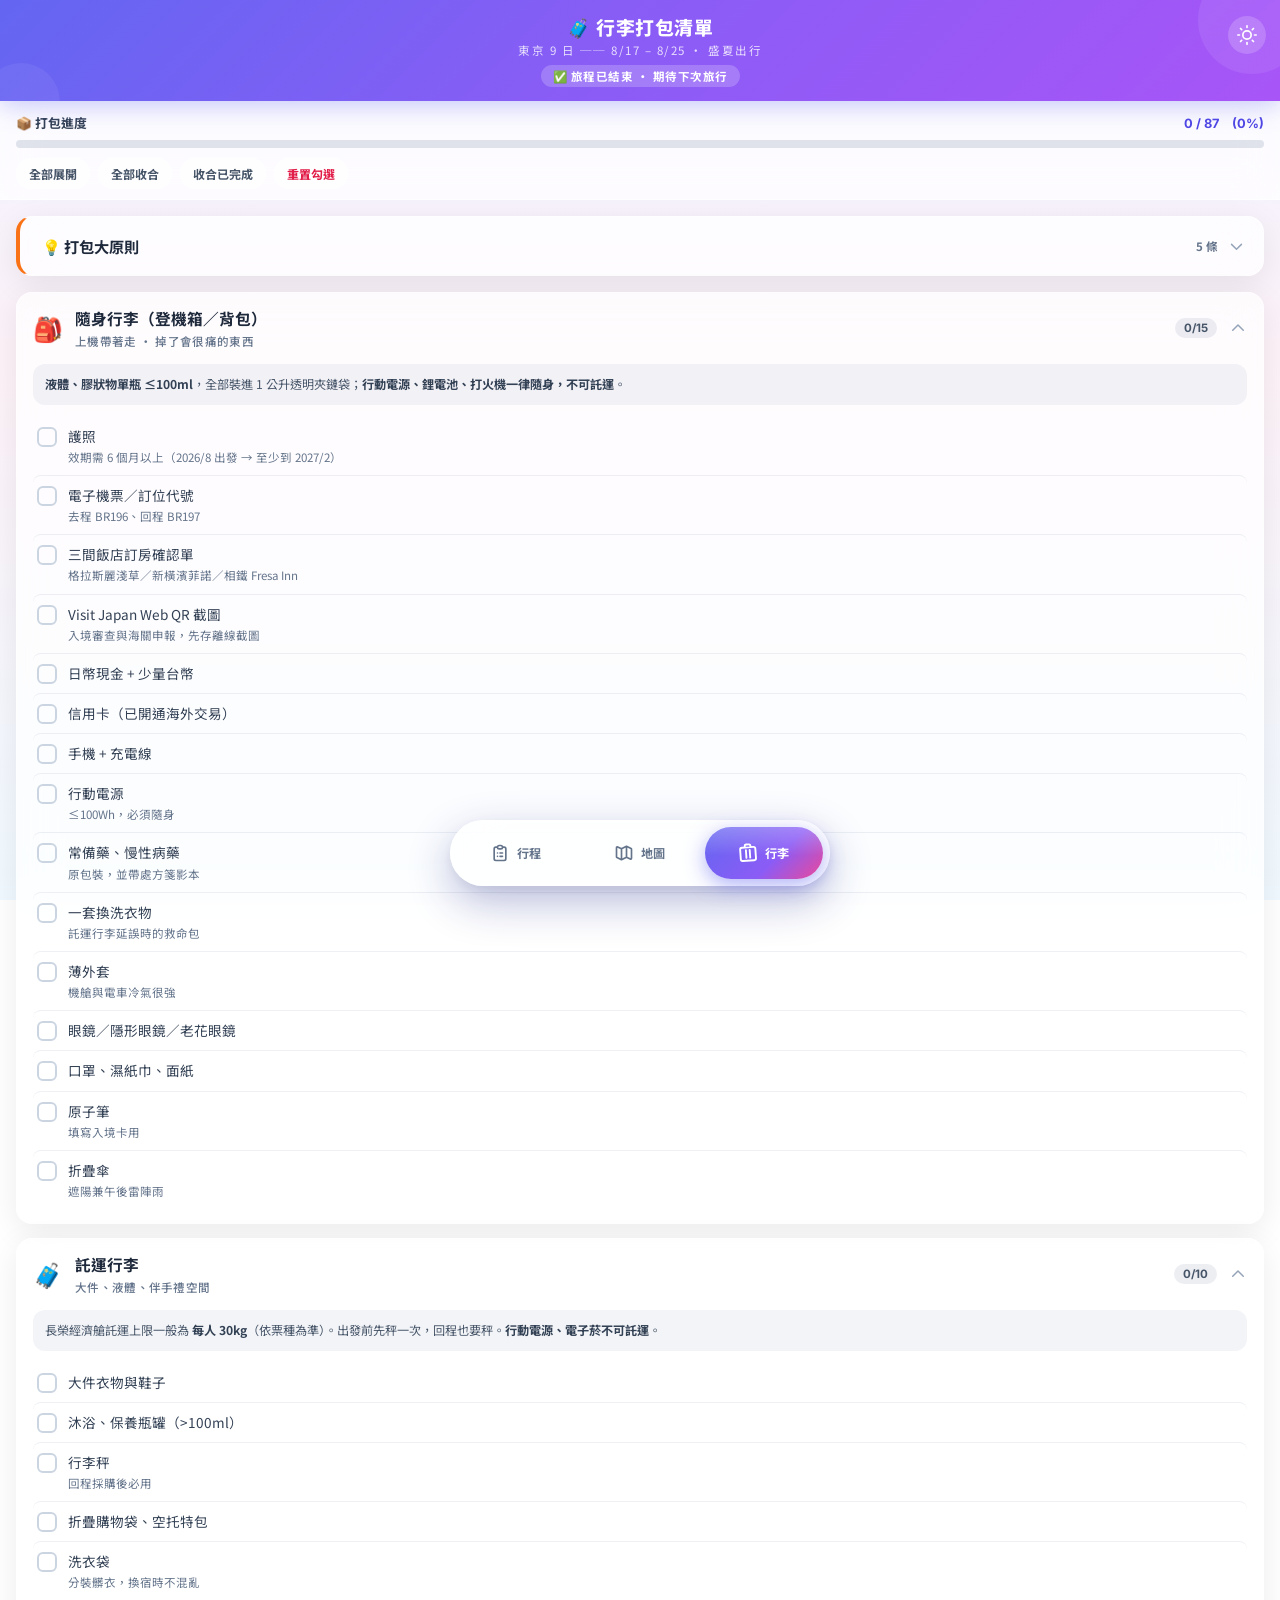
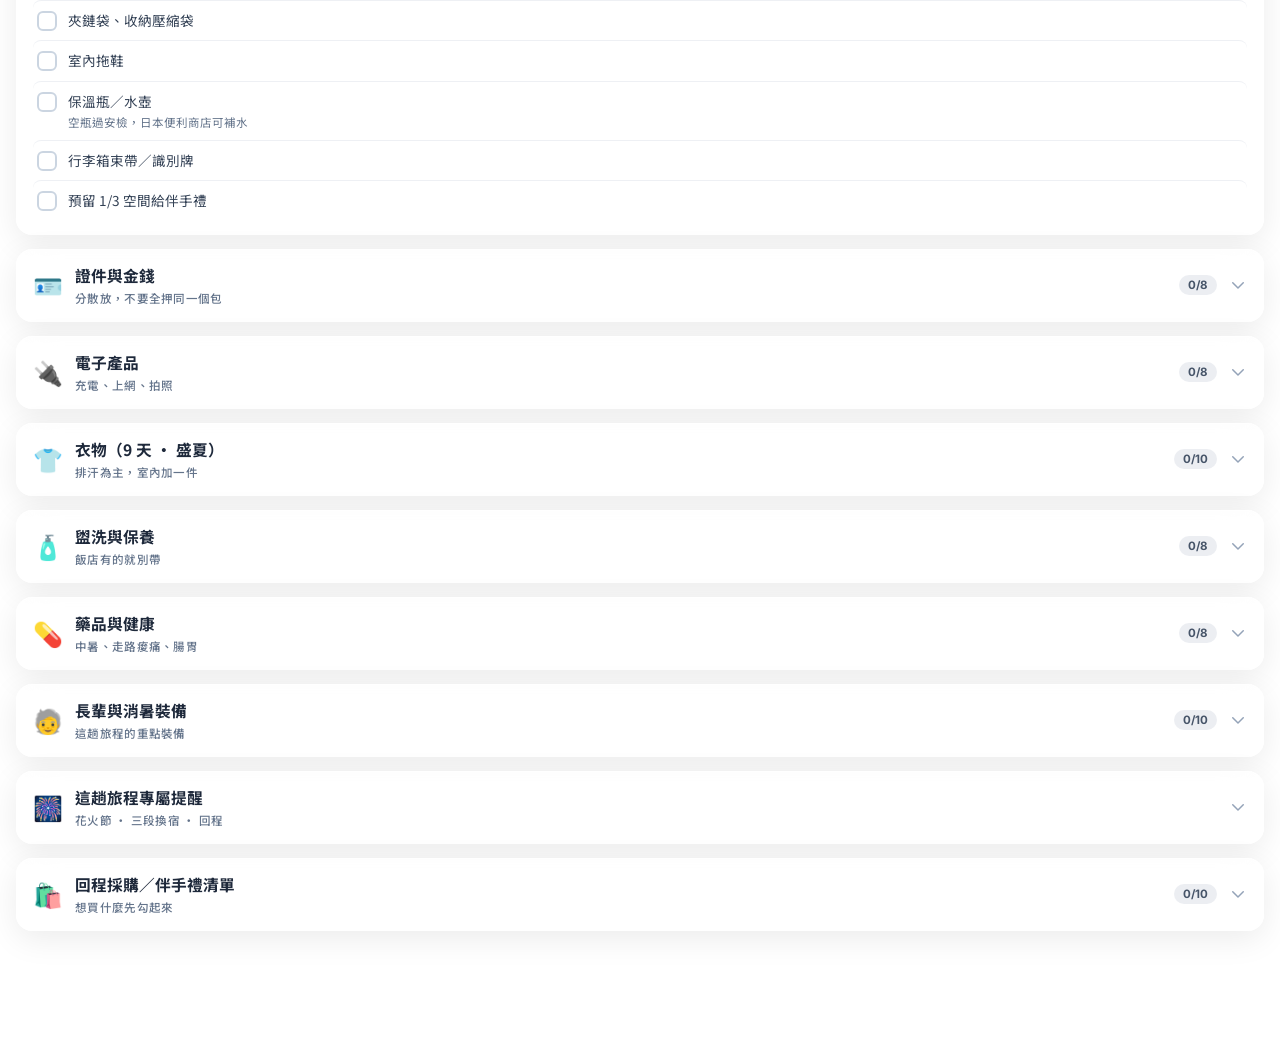
<file: luggage.html>
<!DOCTYPE html>
<html lang="zh-TW">

<head>
    <meta charset="UTF-8">
    <meta name="viewport" content="width=device-width, initial-scale=1.0, maximum-scale=1.0, user-scalable=no">
    <title>行李打包清單 · 家族東京9日遊</title>
    <meta name="description" content="家族東京9日遊行李打包清單：隨身／託運分區、通用清單、旅程專屬提醒與回程採購清單">

    <!-- 閒置時先抓好行程頁，按下導覽鍵才不會等 -->
    <link rel="prefetch" href="index.html">

    <!-- 加到手機主畫面（PWA） -->
    <link rel="manifest" href="manifest.webmanifest">
    <meta name="theme-color" content="#6366f1">
    <link rel="icon" href="icon-192.png" type="image/png">
    <link rel="apple-touch-icon" href="apple-touch-icon.png">
    <meta name="apple-mobile-web-app-capable" content="yes">
    <meta name="apple-mobile-web-app-title" content="東京9日">

    <!-- Google Fonts -->
    <link rel="preconnect" href="https://fonts.googleapis.com">
    <link rel="preconnect" href="https://fonts.gstatic.com" crossorigin>
    <link
        href="https://fonts.googleapis.com/css2?family=Inter:wght@400;500;600;700;800&family=Noto+Sans+TC:wght@400;500;700;900&display=swap"
        rel="stylesheet">

    <!-- 與行程頁共用的樣式（設計 token、標頭、底部導覽、深色模式） -->
    <link rel="stylesheet" href="shared.css">

    <style>
        /* ========== Header（本頁專屬：行李箱圖示動畫）========== */
        .header-title .icon-bag {
            display: inline-block;
            animation: sway 3s ease-in-out infinite;
        }

        @keyframes sway {

            0%,
            100% {
                transform: translateY(0) rotate(0deg);
            }

            50% {
                transform: translateY(-4px) rotate(-6deg);
            }
        }

        /* ========== Sticky Toolbar (progress + actions) ========== */
        .pack-toolbar {
            position: sticky;
            top: 0;
            z-index: 90;
            background: var(--glass-bg);
            backdrop-filter: blur(20px) saturate(180%);
            -webkit-backdrop-filter: blur(20px) saturate(180%);
            border-bottom: 1px solid var(--glass-border);
            padding: 12px 16px 10px;
        }

        .progress-row {
            display: flex;
            align-items: baseline;
            justify-content: space-between;
            gap: 10px;
            margin-bottom: 8px;
        }

        .progress-label {
            font-size: 0.8rem;
            font-weight: 700;
            color: var(--gray-700);
        }

        .progress-count {
            font-family: var(--font-display);
            font-size: 0.8rem;
            font-weight: 700;
            color: var(--primary-600);
        }

        .progress-track {
            height: 8px;
            border-radius: 999px;
            background: rgba(148, 163, 184, 0.28);
            overflow: hidden;
        }

        .progress-fill {
            height: 100%;
            width: 0%;
            border-radius: 999px;
            background: linear-gradient(90deg, var(--primary-500), var(--accent-violet) 55%, var(--accent-pink));
            transition: width 0.4s cubic-bezier(0.34, 1.2, 0.64, 1);
        }

        .toolbar-actions {
            display: flex;
            gap: 8px;
            margin-top: 10px;
            overflow-x: auto;
        }

        .tool-btn {
            flex-shrink: 0;
            padding: 6px 12px;
            border-radius: 999px;
            border: 1px solid var(--glass-border);
            background: rgba(255, 255, 255, 0.55);
            color: var(--gray-600);
            font-family: var(--font-sans);
            font-size: 0.75rem;
            font-weight: 700;
            cursor: pointer;
            transition: transform 0.15s ease, color 0.2s ease;
            -webkit-tap-highlight-color: transparent;
        }

        .tool-btn:active {
            transform: scale(0.95);
        }

        .tool-btn.danger {
            color: #e11d48;
        }

        .memo-title {
            font-weight: 700;
            font-size: 0.95rem;
            color: var(--gray-800);
            margin-bottom: 10px;
        }

        .memo-list {
            list-style: none;
            padding: 0;
        }

        .memo-list li {
            font-size: 0.82rem;
            color: var(--gray-600);
            padding: 5px 0 5px 18px;
            position: relative;
            line-height: 1.7;
        }

        .memo-list li::before {
            content: '▸';
            position: absolute;
            left: 0;
            color: var(--accent-coral);
            font-weight: bold;
        }

        .memo-list li strong {
            color: var(--gray-700);
        }

        /* ========== Pack Section Card ========== */
        .pack-list {
            padding: 0 16px;
        }

        .pack-card {
            background: var(--glass-bg);
            backdrop-filter: blur(20px);
            -webkit-backdrop-filter: blur(20px);
            border: 1px solid var(--glass-border);
            border-radius: var(--radius-lg);
            box-shadow: var(--glass-shadow);
            margin-bottom: 14px;
            overflow: hidden;
            animation: slideUp 0.5s ease-out both;
        }

        .pack-card-header {
            display: flex;
            align-items: center;
            gap: 12px;
            padding: 15px 16px;
            cursor: pointer;
            -webkit-tap-highlight-color: transparent;
        }

        .pack-icon {
            font-size: 1.5rem;
            line-height: 1;
            flex-shrink: 0;
        }

        .pack-info {
            flex: 1;
            min-width: 0;
        }

        .pack-title {
            font-size: 0.98rem;
            font-weight: 700;
            color: var(--gray-800);
            line-height: 1.4;
        }

        .pack-sub {
            font-size: 0.72rem;
            font-weight: 500;
            color: var(--gray-500);
            margin-top: 3px;
            letter-spacing: 0.3px;
        }

        .pack-badge {
            flex-shrink: 0;
            font-family: var(--font-display);
            font-size: 0.72rem;
            font-weight: 700;
            padding: 3px 9px;
            border-radius: 999px;
            background: rgba(148, 163, 184, 0.18);
            color: var(--gray-600);
        }

        .pack-badge.done {
            background: rgba(34, 197, 94, 0.16);
            color: #16a34a;
            /* 整個區塊打包完成時給一下回饋，class 加上時只播一次 */
            animation: badgePop 0.45s cubic-bezier(0.34, 1.56, 0.64, 1);
        }

        @keyframes badgePop {

            0% {
                transform: scale(1);
            }

            45% {
                transform: scale(1.18);
            }

            100% {
                transform: scale(1);
            }
        }

        .pack-chevron {
            width: 18px;
            height: 18px;
            flex-shrink: 0;
            color: var(--gray-400);
            transition: transform 0.35s cubic-bezier(0.34, 1.4, 0.64, 1);
        }

        .pack-chevron.open {
            transform: rotate(180deg);
        }

        .pack-card-body {
            max-height: 0;
            overflow: hidden;
            transition: max-height 0.4s cubic-bezier(0.4, 0, 0.2, 1);
        }

        .pack-card-body-inner {
            padding: 0 16px 14px;
        }

        /* ========== Note inside a section ========== */
        .pack-note {
            font-size: 0.76rem;
            line-height: 1.7;
            color: var(--gray-600);
            background: rgba(148, 163, 184, 0.12);
            border-radius: var(--radius-md);
            padding: 10px 12px;
            margin-bottom: 12px;
        }

        .pack-note strong {
            color: var(--gray-700);
        }

        /* ========== Checklist rows ========== */
        .check-row {
            display: flex;
            align-items: flex-start;
            gap: 11px;
            padding: 9px 4px;
            border-radius: var(--radius-sm);
            cursor: pointer;
            -webkit-tap-highlight-color: transparent;
            transition: background 0.15s ease;
        }

        .check-row:active {
            background: rgba(148, 163, 184, 0.14);
        }

        .check-row+.check-row {
            border-top: 1px solid rgba(148, 163, 184, 0.16);
        }

        .check-box {
            flex-shrink: 0;
            width: 20px;
            height: 20px;
            margin-top: 1px;
            border-radius: 6px;
            border: 2px solid var(--gray-300);
            display: flex;
            align-items: center;
            justify-content: center;
            transition: background 0.2s ease, border-color 0.2s ease, transform 0.15s ease;
        }

        .check-box svg {
            width: 12px;
            height: 12px;
            color: #fff;
            opacity: 0;
            transform: scale(0.5);
            transition: opacity 0.18s ease, transform 0.25s cubic-bezier(0.34, 1.56, 0.64, 1);
        }

        .check-row.checked .check-box {
            background: var(--sec-color, var(--primary-500));
            border-color: var(--sec-color, var(--primary-500));
        }

        .check-row.checked .check-box svg {
            opacity: 1;
            transform: scale(1);
        }

        .check-text {
            flex: 1;
            min-width: 0;
            font-size: 0.85rem;
            line-height: 1.55;
            color: var(--gray-700);
            transition: color 0.2s ease;
        }

        .check-hint {
            display: block;
            font-size: 0.72rem;
            color: var(--gray-500);
            margin-top: 2px;
            line-height: 1.5;
        }

        /* 刪除線只加在主文字上（text-decoration 會往子元素傳播，不能靠 hint 自己取消） */
        .check-row.checked .check-main {
            color: var(--gray-400);
            text-decoration: line-through;
            text-decoration-thickness: 1.5px;
        }

        .check-row.checked .check-hint {
            color: var(--gray-400);
            opacity: 0.75;
        }

        /* ========== Tips card (no checkboxes) ========== */
        .tip-item {
            padding: 11px 0;
            font-size: 0.82rem;
            line-height: 1.72;
            color: var(--gray-600);
        }

        .tip-item+.tip-item {
            border-top: 1px solid rgba(148, 163, 184, 0.16);
        }

        .tip-item b {
            display: inline-block;
            color: var(--gray-800);
            margin-bottom: 2px;
        }

        /* ========== Focus / A11y ========== */
        :focus-visible {
            outline: 3px solid var(--primary-400);
            outline-offset: 2px;
            border-radius: 6px;
        }

        /* ========== Dark Mode ========== */
        body.dark .tool-btn {
            background: rgba(255, 255, 255, 0.06);
        }

        body.dark .pack-note {
            background: rgba(255, 255, 255, 0.05);
        }

        body.dark .progress-track {
            background: rgba(148, 163, 184, 0.2);
        }

        /* ========== Print ========== */
        @media print {

            .pack-toolbar,
            .bottom-nav,
            .theme-toggle {
                display: none !important;
            }

            .pack-card-body {
                max-height: none !important;
            }

            body {
                background: #fff;
                padding-bottom: 0;
            }
        }
    </style>
</head>

<body>
    <script>
        // 在首次繪製前套用主題，避免換頁時閃一下白底（boot() 才套用會來不及）
        try {
            var _s = JSON.parse(localStorage.getItem('tokyo-trip-state-v1')) || {};
            var _dark = typeof _s.dark === 'boolean' ? _s.dark
                : (window.matchMedia && window.matchMedia('(prefers-color-scheme: dark)').matches);
            if (_dark) document.body.classList.add('dark');
        } catch (e) { /* localStorage 不可用就照原本流程 */ }
    </script>
    <!-- ========== Header ========== -->
    <header class="app-header">
        <button class="theme-toggle" id="theme-toggle" onclick="toggleTheme()" title="切換深色／淺色"
            aria-label="切換深色／淺色模式">
            <svg id="theme-icon" viewBox="0 0 24 24" fill="none" stroke="currentColor" stroke-width="2"
                stroke-linecap="round" stroke-linejoin="round">
                <circle cx="12" cy="12" r="5"></circle>
                <line x1="12" y1="1" x2="12" y2="3"></line>
                <line x1="12" y1="21" x2="12" y2="23"></line>
                <line x1="4.2" y1="4.2" x2="5.6" y2="5.6"></line>
                <line x1="18.4" y1="18.4" x2="19.8" y2="19.8"></line>
                <line x1="1" y1="12" x2="3" y2="12"></line>
                <line x1="21" y1="12" x2="23" y2="12"></line>
                <line x1="4.2" y1="19.8" x2="5.6" y2="18.4"></line>
                <line x1="18.4" y1="5.6" x2="19.8" y2="4.2"></line>
            </svg>
        </button>
        <h1 class="header-title">
            <span class="icon-bag">🧳</span> 行李打包清單
        </h1>
        <p class="header-subtitle">東京 9 日 ── 8/17 – 8/25 · 盛夏出行</p>
        <div class="trip-status" id="trip-status"></div>
    </header>

    <!-- ========== Toolbar：進度與操作 ========== -->
    <div class="pack-toolbar">
        <div class="progress-row">
            <span class="progress-label">📦 打包進度</span>
            <span class="progress-count" id="progress-count">0 / 0</span>
        </div>
        <div class="progress-track">
            <div class="progress-fill" id="progress-fill"></div>
        </div>
        <div class="toolbar-actions no-scrollbar">
            <button class="tool-btn" onclick="expandAll(true)">全部展開</button>
            <button class="tool-btn" onclick="expandAll(false)">全部收合</button>
            <button class="tool-btn" onclick="hideDone()">收合已完成</button>
            <button class="tool-btn danger" onclick="resetAll()">重置勾選</button>
        </div>
    </div>

    <!-- ========== 出發前重點 ========== -->
    <div class="memo-card" role="note">
        <button class="ref-head" onclick="toggleRef(this)" aria-expanded="false">
            <span class="ref-title">💡 打包大原則</span>
            <span class="ref-meta">5 條</span>
            <svg class="ref-chevron" fill="none" stroke="currentColor" viewBox="0 0 24 24">
                <path stroke-linecap="round" stroke-linejoin="round" stroke-width="2" d="M19 9l-7 7-7-7"></path>
            </svg>
        </button>
        <div class="ref-body">
            <div class="ref-body-inner">
        <ul class="memo-list">
            <li><strong>天氣：</strong>8 月東京・橫濱約 <strong>30–36°C</strong>、濕度高，白天以排汗透氣衣物為主；室內與電車冷氣強，隨身一件薄外套。</li>
            <li><strong>少帶多買：</strong>盥洗用品飯店都有、藥妝當地更便宜，去程行李箱留 <strong>1/3 空間</strong>給採購。</li>
            <li><strong>換宿三段：</strong>8/22、8/24 各換一次飯店，行李<strong>自己拿不寄宅配</strong>，兩天都先進飯店放行李再出門，所以行李越好推越好。</li>
            <li><strong>走路量大：</strong>鎌倉、江之島、橫濱步行多，好走的鞋與水泡貼是必需品，不是加分品。</li>
            <li><strong>分散風險：</strong>護照影本、現金、信用卡分兩個包放，家人之間互相備份。</li>
        </ul>
            </div>
        </div>
    </div>

    <!-- ========== 清單區塊 ========== -->
    <div class="pack-list" id="pack-container"></div>

    <!-- ========== Bottom Navigation ========== -->
    <nav class="bottom-nav" aria-label="主選單">
        <div class="nav-container">
            <div class="nav-pill p3" id="nav-pill"></div>

            <a href="index.html" class="nav-btn" onclick="navPress(this, 1)">
                <svg fill="none" stroke="currentColor" viewBox="0 0 24 24">
                    <path stroke-linecap="round" stroke-linejoin="round" stroke-width="2"
                        d="M9 5H7a2 2 0 00-2 2v12a2 2 0 002 2h10a2 2 0 002-2V7a2 2 0 00-2-2h-2M9 5a2 2 0 002 2h2a2 2 0 002-2M9 5a2 2 0 012-2h2a2 2 0 012 2m-3 7h3m-3 4h3m-6-4h.01M9 16h.01">
                    </path>
                </svg>
                <span>行程</span>
            </a>

            <a href="index.html?view=map" class="nav-btn" onclick="navPress(this, 2)">
                <svg fill="none" stroke="currentColor" viewBox="0 0 24 24">
                    <path stroke-linecap="round" stroke-linejoin="round" stroke-width="2"
                        d="M9 20l-5.447-2.724A1 1 0 013 16.382V5.618a1 1 0 011.447-.894L9 7m0 13l6-3m-6 3V7m6 10l4.553 2.276A1 1 0 0021 18.382V7.618a1 1 0 00-.553-.894L15 4m0 13V4m0 0L9 7">
                    </path>
                </svg>
                <span>地圖</span>
            </a>

            <a href="luggage.html" class="nav-btn active" aria-current="page">
                <svg fill="none" stroke="currentColor" viewBox="0 0 24 24">
                    <path stroke-linecap="round" stroke-linejoin="round" stroke-width="2"
                        d="M9 6V4.5A1.5 1.5 0 0110.5 3h3A1.5 1.5 0 0115 4.5V6m-9 0h12a2 2 0 012 2v10a2 2 0 01-2 2H6a2 2 0 01-2-2V8a2 2 0 012-2zm4 3v8m4-8v8">
                    </path>
                </svg>
                <span>行李</span>
            </a>
        </div>
    </nav>

    <!-- ========== JavaScript ========== -->
    <script>
        // ========== Packing Data ==========
        // 每個項目可以是字串，或 { t: 主文字, h: 補充說明 }
        const packSections = [
            {
                id: 'carry', icon: '🎒', color: '#f43f5e',
                title: '隨身行李（登機箱／背包）', sub: '上機帶著走 · 掉了會很痛的東西',
                note: '<strong>液體、膠狀物單瓶 ≤100ml</strong>，全部裝進 1 公升透明夾鏈袋；<strong>行動電源、鋰電池、打火機一律隨身，不可託運</strong>。',
                items: [
                    { t: '護照', h: '效期需 6 個月以上（2026/8 出發 → 至少到 2027/2）' },
                    { t: '電子機票／訂位代號', h: '去程 BR196、回程 BR197' },
                    { t: '三間飯店訂房確認單', h: '格拉斯麗淺草／新橫濱菲諾／相鐵 Fresa Inn' },
                    { t: 'Visit Japan Web QR 截圖', h: '入境審查與海關申報，先存離線截圖' },
                    { t: '日幣現金 + 少量台幣' },
                    { t: '信用卡（已開通海外交易）' },
                    { t: '手機 + 充電線' },
                    { t: '行動電源', h: '≤100Wh，必須隨身' },
                    { t: '常備藥、慢性病藥', h: '原包裝，並帶處方箋影本' },
                    { t: '一套換洗衣物', h: '託運行李延誤時的救命包' },
                    { t: '薄外套', h: '機艙與電車冷氣很強' },
                    { t: '眼鏡／隱形眼鏡／老花眼鏡' },
                    { t: '口罩、濕紙巾、面紙' },
                    { t: '原子筆', h: '填寫入境卡用' },
                    { t: '折疊傘', h: '遮陽兼午後雷陣雨' }
                ]
            },
            {
                id: 'checked', icon: '🧳', color: '#f97316',
                title: '託運行李', sub: '大件、液體、伴手禮空間',
                note: '長榮經濟艙託運上限一般為 <strong>每人 30kg</strong>（依票種為準）。出發前先秤一次，回程也要秤。<strong>行動電源、電子菸不可託運</strong>。',
                items: [
                    { t: '大件衣物與鞋子' },
                    { t: '沐浴、保養瓶罐（>100ml）' },
                    { t: '行李秤', h: '回程採購後必用' },
                    { t: '折疊購物袋、空托特包' },
                    { t: '洗衣袋', h: '分裝髒衣，換宿時不混亂' },
                    { t: '夾鏈袋、收納壓縮袋' },
                    { t: '室內拖鞋' },
                    { t: '保溫瓶／水壺', h: '空瓶過安檢，日本便利商店可補水' },
                    { t: '行李箱束帶／識別牌' },
                    { t: '預留 1/3 空間給伴手禮' }
                ]
            },
            {
                id: 'docs', icon: '🪪', color: '#eab308',
                title: '證件與金錢', sub: '分散放，不要全押同一個包',
                note: '護照影本與備用信用卡建議放在<strong>另一位家人</strong>的行李中，遺失時才有備援。',
                items: [
                    { t: '護照 + 影本（分開放）' },
                    { t: '身分證／駕照' },
                    { t: '大頭照 2 張', h: '護照遺失補辦用' },
                    { t: '旅平險保單與緊急聯絡電話' },
                    { t: '日幣現金', h: '建議每人 3–5 萬日幣，小鈔多帶' },
                    { t: 'Suica／PASMO 或手機錢包', h: '先儲值，鎌倉綠色車廂券要刷卡登記' },
                    { t: '信用卡 2 張以上（分開放）' },
                    { t: '家人聯絡清單、飯店地址（日文）', h: '給計程車司機看最快' }
                ]
            },
            {
                id: 'tech', icon: '🔌', color: '#22c55e',
                title: '電子產品', sub: '充電、上網、拍照',
                note: '日本電壓 <strong>100V</strong>、插座為兩孔平行 A 型，<strong>台灣電器可直接使用</strong>，不需變壓器或轉接頭。',
                items: [
                    { t: '多孔 USB 充電器' },
                    { t: '延長線／多孔插座', h: '飯店插座少，一家人共用超實用' },
                    { t: '行動電源（隨身）' },
                    { t: '相機、鏡頭、記憶卡、備用電池' },
                    { t: '耳機' },
                    { t: 'eSIM 或 Wi-Fi 分享器', h: '出發前先安裝設定好' },
                    { t: '自拍棒／小腳架' },
                    { t: '離線地圖與行程頁面', h: '把本站加入手機主畫面即可離線看' }
                ]
            },
            {
                id: 'clothes', icon: '👕', color: '#06b6d4',
                title: '衣物（9 天 · 盛夏）', sub: '排汗為主，室內加一件',
                note: '以「少帶＋中途洗」為原則：飯店多有自助洗衣機，帶小包洗衣精可少帶 3 天份衣物。',
                items: [
                    { t: '排汗短袖上衣 ×6–7' },
                    { t: '薄長褲／短褲 ×3' },
                    { t: '薄外套或防曬罩衫 ×1–2' },
                    { t: '內衣褲、襪子 ×9', h: '或帶 5 天份 + 中途洗' },
                    { t: '睡衣', h: '日本飯店多附浴衣，可省' },
                    { t: '好走的運動鞋', h: '鎌倉、江之島、橫濱走很多路' },
                    { t: '涼鞋或拖鞋' },
                    { t: '一套稍正式的衣服', h: '銀座下午茶、拍照用' },
                    { t: '遮陽帽、太陽眼鏡' },
                    { t: '泳衣', h: '飯店泳池／溫泉如需' }
                ]
            },
            {
                id: 'toiletries', icon: '🧴', color: '#6366f1',
                title: '盥洗與保養', sub: '飯店有的就別帶',
                note: '日本飯店通常備有牙刷、毛巾、洗髮沐浴用品與吹風機；<strong>防曬乳是這趟最重要的一項</strong>。',
                items: [
                    { t: '防曬乳 SPF50+', h: '8 月紫外線極強，每天補擦' },
                    { t: '洗面乳、保養品（分裝瓶）' },
                    { t: '化妝品、卸妝用品' },
                    { t: '隱形眼鏡藥水' },
                    { t: '刮鬍刀' },
                    { t: '梳子、髮圈、小鏡子' },
                    { t: '小包裝洗衣精', h: '飯店自助洗衣用' },
                    { t: '快乾毛巾' }
                ]
            },
            {
                id: 'meds', icon: '💊', color: '#a855f7',
                title: '藥品與健康', sub: '中暑、走路痠痛、腸胃',
                note: '藥品請放<strong>原包裝</strong>，慢性病藥另帶處方箋影本；日本藥局買藥需要溝通，自己帶最保險。',
                items: [
                    { t: '慢性病藥 + 處方箋影本' },
                    { t: '腸胃藥、止瀉藥' },
                    { t: '感冒藥、退燒止痛藥' },
                    { t: '暈車藥', h: 'Skyliner、江之電、巴士' },
                    { t: '防蚊液、蚊蟲藥膏', h: '鎌倉竹林、江之島、花火節會場' },
                    { t: 'OK 繃、水泡貼', h: '走路多必備' },
                    { t: '酸痛貼布／噴劑' },
                    { t: '電解質粉包／鹽錠', h: '防中暑，比喝水更有效' }
                ]
            },
            {
                id: 'elders', icon: '🧓', color: '#ec4899',
                title: '長輩與消暑裝備', sub: '這趟旅程的重點裝備',
                note: '全程原則是<strong>「省膝蓋、防中暑」</strong>。長輩隨身包越輕越好，重物由年輕人分擔。',
                items: [
                    { t: '護膝／護腰' },
                    { t: '折疊手杖', h: '鎌倉、江之島階梯多' },
                    { t: '輕便折疊椅', h: '8/24 花火節卡位、排隊時救命' },
                    { t: '手持電風扇 + 涼感巾' },
                    { t: '涼感噴霧' },
                    { t: '保溫瓶', h: '隨時補水，別等口渴' },
                    { t: '老花眼鏡', h: '看菜單、看車票' },
                    { t: '一週份分裝藥盒', h: '依日期分好，不用每天翻找' },
                    { t: '健保卡影本／病歷摘要', h: '中英日文對照最好' },
                    { t: '輕便雨衣', h: '比撐傘省力' }
                ]
            },
            {
                id: 'trip', icon: '🎆', color: '#0ea5e9',
                title: '這趟旅程專屬提醒', sub: '花火節 · 三段換宿 · 回程',
                tips: [
                    { b: '8/24 花火節（19:30–20:00）', p: '帶折疊椅或野餐墊、扇子、防蚊液、零錢；提早到會場卡位。散場人潮極多，出發前先約定好「走散集合點」與回飯店動線。<strong>當天白天安排在川崎</strong>，就是為了避開會場周邊的管制與人潮。' },
                    { b: '8/22、8/24 兩次換宿', p: '行李<strong>全程自己拿</strong>，兩天的行程都安排成「先進飯店放行李 → 再輕裝出門」。前一晚先把隔天要用的東西分裝到小背包，換宿當天不必開大行李箱。車站請走電梯動線，長輩的行李交給年輕人。' },
                    { b: '8/23 鎌倉', p: '月台售票機加購<strong>綠色車廂券</strong>並刷 Suica 登記，出發前確認卡片餘額足夠。當天走路量最大，穿最好走的鞋。' },
                    { b: '8/25 回程', p: '橫濱站搭 9:30 左右的 N\'EX。<strong>前一晚就要打包完成</strong>：液體移到託運、行動電源移到隨身、免稅品不拆封。' },
                    { b: '全程通用', p: '飯店房卡與地址拍照存手機；建立家族 LINE 群組隨時傳位置；長輩身上放一張寫有飯店名稱的卡片。' }
                ]
            },
            {
                id: 'shopping', icon: '🛍️', color: '#14b8a6',
                title: '回程採購／伴手禮清單', sub: '想買什麼先勾起來',
                note: '單店消費滿 <strong>¥5,000</strong> 可辦免稅（<strong>需出示護照</strong>）；免稅品在離境前<strong>請勿拆封</strong>。回程託運上限 30kg，記得先秤。',
                items: [
                    { t: '藥妝', h: 'EVE 止痛藥、休足時間、蒸氣眼罩、面膜' },
                    { t: '零食', h: '東京香蕉、白色戀人、Royce、限定口味 KitKat' },
                    { t: '抹茶／和菓子', h: '鎌倉小町通、銀座百貨地下街' },
                    { t: '橫濱中華街肉包、月餅', h: '8/22 晚上' },
                    { t: '寶可夢中心周邊', h: '8/21 日本橋 Tokyo DX' },
                    { t: '任天堂／三麗鷗／吉卜力周邊', h: '澀谷 Parco、原宿 Kiddy Land' },
                    { t: '廚房小物、文具', h: 'Loft、東急手創館' },
                    { t: '酒類', h: '每人限 3 瓶（各 760ml），須託運' },
                    { t: '免稅單據收好', h: '出境海關可能查驗' },
                    { t: '出境前秤重、重新分配行李' }
                ]
            }
        ];


        // 跨頁的導覽鍵：按下當下先把膠囊滑過去，換頁需要時間，不能讓使用者以為沒按到
        function navPress(btn, pos) {
            document.querySelectorAll('.nav-btn').forEach(b => b.classList.remove('active'));
            btn.classList.add('active');
            const pill = document.getElementById('nav-pill');
            if (pill) pill.className = 'nav-pill' + (pos > 1 ? ' p' + pos : '');
        }

        // ========== Trip Date Helpers（與 index.html 同一套）==========
        const tripDayDate = (day) => new Date(2026, 7, 16 + day);
        const midnight = (d) => new Date(d.getFullYear(), d.getMonth(), d.getDate());

        function updateTripStatus() {
            const el = document.getElementById('trip-status');
            if (!el) return;
            const today = midnight(new Date());
            const start = tripDayDate(1), end = tripDayDate(9);
            if (today < start) {
                const days = Math.round((start - today) / 86400000);
                el.textContent = days === 0 ? '🎒 今天出發！' : `⏳ 距出發還有 ${days} 天`;
            } else if (today <= end) {
                el.textContent = '🗓️ 旅程進行中 · 別忘了收行李';
            } else {
                el.textContent = '✅ 旅程已結束 · 期待下次旅行';
            }
        }

        // ========== Persistent State (與 index.html 共用同一個 key) ==========
        const STORE_KEY = 'tokyo-trip-state-v1';

        function loadState() {
            try { return JSON.parse(localStorage.getItem(STORE_KEY)) || {}; }
            catch (e) { return {}; }
        }
        function saveState(patch) {
            try {
                const s = loadState();
                Object.assign(s, patch);
                localStorage.setItem(STORE_KEY, JSON.stringify(s));
            } catch (e) { /* storage unavailable — ignore */ }
        }

        let checked = new Set(loadState().luggage || []);
        function saveChecked() {
            saveState({ luggage: Array.from(checked) });
        }

        // ========== Render ==========
        const CHECK_SVG = `<svg viewBox="0 0 24 24" fill="none" stroke="currentColor" stroke-width="3.5"
            stroke-linecap="round" stroke-linejoin="round"><polyline points="20 6 9 17 4 12"></polyline></svg>`;

        const container = document.getElementById('pack-container');

        packSections.forEach((sec, si) => {
            const card = document.createElement('div');
            card.className = 'pack-card';
            card.id = `sec-${sec.id}`;
            card.style.animationDelay = `${0.08 + si * 0.05}s`;
            card.style.setProperty('--sec-color', sec.color);

            let bodyHtml = sec.note ? `<div class="pack-note">${sec.note}</div>` : '';

            if (sec.tips) {
                bodyHtml += sec.tips.map(t =>
                    `<div class="tip-item"><b>${t.b}</b><br>${t.p}</div>`).join('');
            } else {
                bodyHtml += (sec.items || []).map((raw, ii) => {
                    const item = typeof raw === 'string' ? { t: raw } : raw;
                    const id = `${sec.id}-${ii}`;
                    const on = checked.has(id);
                    return `<div class="check-row ${on ? 'checked' : ''}" id="row-${id}"
                                 role="checkbox" tabindex="0" aria-checked="${on}"
                                 onclick="toggleItem('${id}')"
                                 onkeydown="if(event.key==='Enter'||event.key===' '){event.preventDefault();toggleItem('${id}')}">
                            <div class="check-box">${CHECK_SVG}</div>
                            <div class="check-text"><span class="check-main">${item.t}</span>${item.h ? `<span class="check-hint">${item.h}</span>` : ''}</div>
                        </div>`;
                }).join('');
            }

            const badge = sec.tips ? '' :
                `<span class="pack-badge" id="badge-${sec.id}"></span>`;

            card.innerHTML = `
                <div class="pack-card-header"
                     role="button" tabindex="0"
                     aria-expanded="false" aria-controls="body-${sec.id}"
                     onclick="toggleSection('${sec.id}')"
                     onkeydown="if(event.key==='Enter'||event.key===' '){event.preventDefault();toggleSection('${sec.id}')}">
                    <div class="pack-icon">${sec.icon}</div>
                    <div class="pack-info">
                        <div class="pack-title">${sec.title}</div>
                        <div class="pack-sub">${sec.sub}</div>
                    </div>
                    ${badge}
                    <svg class="pack-chevron" id="chev-${sec.id}" fill="none" stroke="currentColor" viewBox="0 0 24 24">
                        <path stroke-linecap="round" stroke-linejoin="round" stroke-width="2" d="M19 9l-7 7-7-7"></path>
                    </svg>
                </div>
                <div class="pack-card-body" id="body-${sec.id}" role="region">
                    <div class="pack-card-body-inner">${bodyHtml}</div>
                </div>`;

            container.appendChild(card);
        });

        // 參考資料卡的展開／收合（與行程頁同一套）
        function toggleRef(btn) {
            const body = btn.nextElementSibling;
            const chev = btn.querySelector('.ref-chevron');
            const open = !chev.classList.contains('open');
            body.style.maxHeight = open ? body.scrollHeight + 'px' : '';
            chev.classList.toggle('open', open);
            btn.setAttribute('aria-expanded', String(open));
        }

        // ========== Section collapse ==========
        function setSectionOpen(secId, open) {
            const body = document.getElementById(`body-${secId}`);
            const chev = document.getElementById(`chev-${secId}`);
            if (!body) return;
            const header = chev.closest('.pack-card-header');
            if (open) {
                body.classList.add('expanded');
                body.style.maxHeight = body.scrollHeight + 'px';
            } else {
                body.style.maxHeight = body.scrollHeight + 'px';
                requestAnimationFrame(() => {
                    body.classList.remove('expanded');
                    body.style.maxHeight = '';
                });
            }
            chev.classList.toggle('open', open);
            header.setAttribute('aria-expanded', String(open));
        }

        function toggleSection(secId) {
            const body = document.getElementById(`body-${secId}`);
            setSectionOpen(secId, !body.classList.contains('expanded'));
            saveOpenSections();
        }

        function expandAll(open) {
            packSections.forEach(s => setSectionOpen(s.id, open));
            saveOpenSections();
        }

        // 收合所有已完成（全部勾選）的區塊，只留還沒打包完的
        function hideDone() {
            packSections.forEach(s => {
                if (s.tips) return;
                const total = s.items.length;
                const done = s.items.filter((_, i) => checked.has(`${s.id}-${i}`)).length;
                setSectionOpen(s.id, done < total);
            });
            saveOpenSections();
        }

        function saveOpenSections() {
            const open = packSections
                .filter(s => document.getElementById(`body-${s.id}`).classList.contains('expanded'))
                .map(s => s.id);
            saveState({ luggageOpen: open });
        }

        // 內容高度會隨勾選狀態不變，但視窗寬度改變時要重算
        function refreshHeights() {
            packSections.forEach(s => {
                const body = document.getElementById(`body-${s.id}`);
                if (body && body.classList.contains('expanded')) {
                    body.style.maxHeight = body.scrollHeight + 'px';
                }
            });
        }
        window.addEventListener('resize', refreshHeights);

        // ========== Checkbox ==========
        function toggleItem(id) {
            const row = document.getElementById(`row-${id}`);
            if (!row) return;
            const on = !checked.has(id);
            if (on) checked.add(id); else checked.delete(id);
            row.classList.toggle('checked', on);
            row.setAttribute('aria-checked', String(on));
            saveChecked();
            updateProgress();
        }

        function resetAll() {
            if (!confirm('確定要清除所有打包勾選嗎？')) return;
            checked.clear();
            saveChecked();
            document.querySelectorAll('.check-row').forEach(r => {
                r.classList.remove('checked');
                r.setAttribute('aria-checked', 'false');
            });
            updateProgress();
        }

        // ========== Progress ==========
        function updateProgress() {
            let total = 0, done = 0;
            packSections.forEach(s => {
                if (s.tips) return;
                let sTotal = s.items.length, sDone = 0;
                s.items.forEach((_, i) => { if (checked.has(`${s.id}-${i}`)) sDone++; });
                total += sTotal; done += sDone;

                const badge = document.getElementById(`badge-${s.id}`);
                if (badge) {
                    badge.textContent = `${sDone}/${sTotal}`;
                    badge.classList.toggle('done', sDone === sTotal);
                }
            });
            const pct = total ? Math.round(done / total * 100) : 0;
            document.getElementById('progress-count').textContent = `${done} / ${total}　(${pct}%)`;
            document.getElementById('progress-fill').style.width = pct + '%';
        }

        // ========== Dark / Light Theme ==========
        const SUN_ICON = `<circle cx="12" cy="12" r="5"></circle>` +
            `<line x1="12" y1="1" x2="12" y2="3"></line><line x1="12" y1="21" x2="12" y2="23"></line>` +
            `<line x1="4.2" y1="4.2" x2="5.6" y2="5.6"></line><line x1="18.4" y1="18.4" x2="19.8" y2="19.8"></line>` +
            `<line x1="1" y1="12" x2="3" y2="12"></line><line x1="21" y1="12" x2="23" y2="12"></line>` +
            `<line x1="4.2" y1="19.8" x2="5.6" y2="18.4"></line><line x1="18.4" y1="5.6" x2="19.8" y2="4.2"></line>`;
        const MOON_ICON = `<path d="M21 12.79A9 9 0 1111.21 3 7 7 0 0021 12.79z"></path>`;

        function applyTheme(dark) {
            document.body.classList.toggle('dark', dark);
            const ic = document.getElementById('theme-icon');
            if (ic) ic.innerHTML = dark ? MOON_ICON : SUN_ICON;
        }
        function toggleTheme() {
            const dark = !document.body.classList.contains('dark');
            // 只有按下切換時才過渡；首次載入套用主題不需要動畫
            const root = document.documentElement;
            root.classList.add('theme-anim');
            setTimeout(() => root.classList.remove('theme-anim'), 320);
            applyTheme(dark);
            saveState({ dark });
        }


        // 手機按返回鍵常會從 bfcache 還原頁面，DOM 狀態被保留，
        // 導覽膠囊會停在離開前按下的那一格，跟實際所在頁面對不上
        window.addEventListener('pageshow', e => {
            if (!e.persisted) return;
            document.querySelectorAll('.nav-btn').forEach(b =>
                b.classList.toggle('active', b.hasAttribute('aria-current')));
            document.getElementById('nav-pill').className = 'nav-pill p3';
        });
        // ========== Boot ==========
        (function boot() {
            const s = loadState();
            const prefersDark = window.matchMedia && window.matchMedia('(prefers-color-scheme: dark)').matches;
            applyTheme(typeof s.dark === 'boolean' ? s.dark : prefersDark);

            updateTripStatus();
            updateProgress();

            // 還原展開狀態；第一次進來預設展開「隨身行李」與「託運行李」
            const toOpen = Array.isArray(s.luggageOpen) ? s.luggageOpen : ['carry', 'checked'];
            // 直接展開且不播動畫：延遲展開會讓剛進頁面時多「動一下」
            toOpen.forEach(id => {
                const body = document.getElementById(`body-${id}`);
                if (!body || body.classList.contains('expanded')) return;
                body.style.transition = 'none';
                setSectionOpen(id, true);
                body.offsetHeight;              // 強制 reflow，讓 transition:none 生效
                body.style.transition = '';
            });
        })();
    </script>
</body>

</html>
</file>
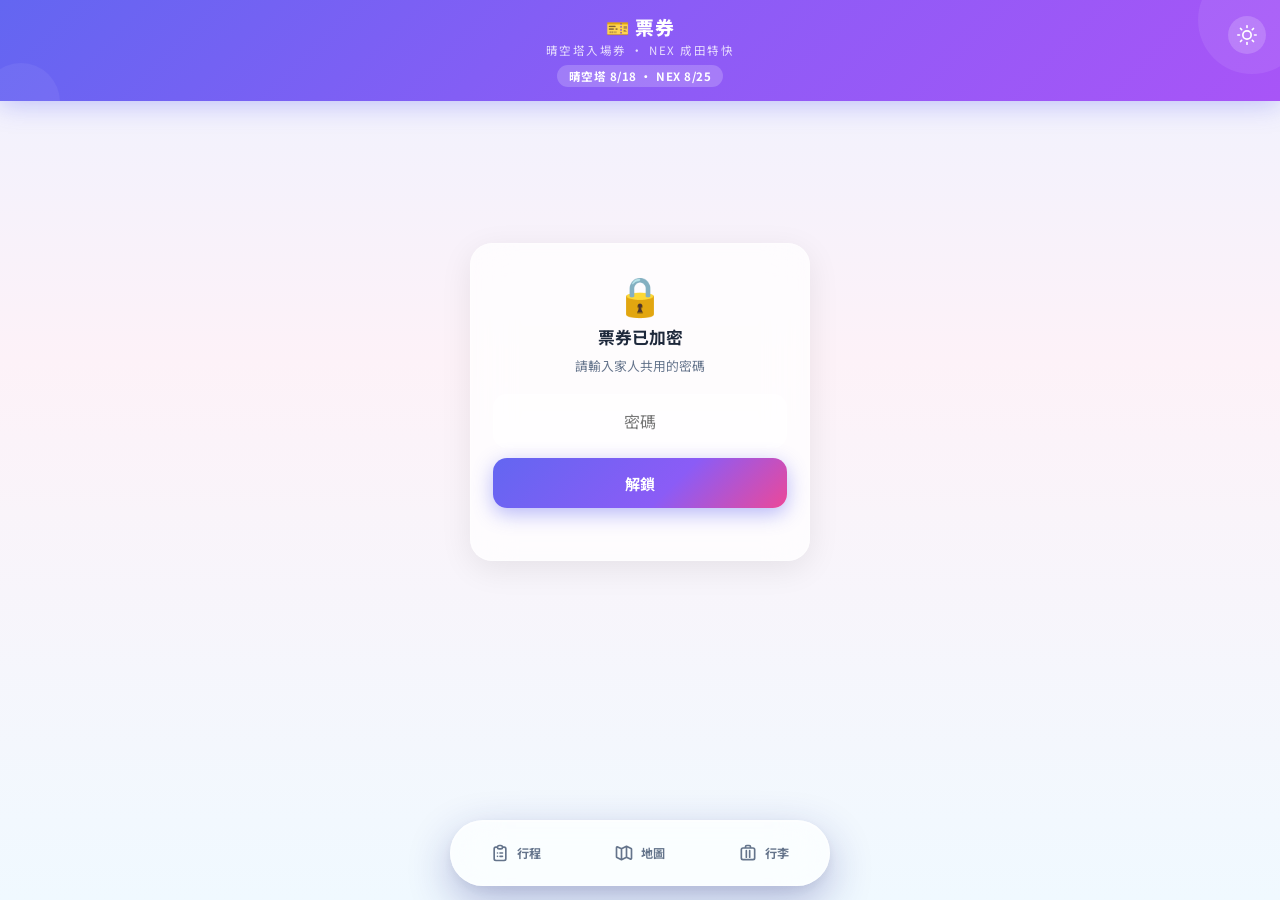
<file: tickets.html>
<!DOCTYPE html>
<html lang="zh-TW">

<head>
    <meta charset="UTF-8">
    <meta name="viewport" content="width=device-width, initial-scale=1.0, maximum-scale=1.0, user-scalable=no">
    <title>票券（已加密）· 家族東京9日遊</title>
    <meta name="description" content="旅程票券（需密碼）">

    <link rel="prefetch" href="index.html">
    <link rel="prefetch" href="luggage.html">

    <!-- 加到手機主畫面（PWA） -->
    <link rel="manifest" href="manifest.webmanifest">
    <meta name="theme-color" content="#6366f1">
    <link rel="icon" href="icon-192.png" type="image/png">
    <link rel="apple-touch-icon" href="apple-touch-icon.png">
    <meta name="apple-mobile-web-app-capable" content="yes">
    <meta name="apple-mobile-web-app-title" content="東京9日">

    <!-- Google Fonts -->
    <link rel="preconnect" href="https://fonts.googleapis.com">
    <link rel="preconnect" href="https://fonts.gstatic.com" crossorigin>
    <link
        href="https://fonts.googleapis.com/css2?family=Inter:wght@400;500;600;700;800&family=Noto+Sans+TC:wght@400;500;700;900&display=swap"
        rel="stylesheet">

    <!-- 與行程頁共用的樣式（設計 token、標頭、底部導覽、深色模式） -->
    <link rel="stylesheet" href="shared.css">

    <style>
        /* ========== Header（本頁專屬：票券圖示動畫）========== */
        .header-title .icon-ticket {
            display: inline-block;
            animation: tilt 3.2s ease-in-out infinite;
        }

        @keyframes tilt {

            0%,
            100% {
                transform: translateY(0) rotate(-4deg);
            }

            50% {
                transform: translateY(-4px) rotate(4deg);
            }
        }

        main {
            padding: 18px 16px 0;
            display: flex;
            flex-direction: column;
            align-items: center;
            gap: 14px;
        }

        /* ========== 票卡 ==========
           QR 一定要白底高對比，讀取機才掃得到，所以這張卡不跟著深色模式變。 */
        .ticket-card {
            width: 100%;
            max-width: 420px;
            background: #fff;
            border-radius: 22px;
            padding: 18px 18px 16px;
            box-shadow: 0 12px 40px rgba(31, 38, 135, 0.22), 0 2px 8px rgba(0, 0, 0, 0.06);
            animation: slideUp 0.45s ease-out both;
        }

        .tk-top {
            display: flex;
            align-items: center;
            gap: 8px;
            margin-bottom: 14px;
        }

        .tk-badge {
            font-size: 0.72rem;
            font-weight: 700;
            color: #fff;
            padding: 4px 11px;
            border-radius: 999px;
            white-space: nowrap;
        }

        .tk-seq {
            margin-left: auto;
            font-family: var(--font-display);
            font-size: 0.78rem;
            font-weight: 700;
            color: #94a3b8;
            font-variant-numeric: tabular-nums;
        }

        .qr-wrap {
            position: relative;
            display: flex;
            justify-content: center;
        }

        /* QR 原圖是 145px 點陣圖，用 pixelated 放大才不會被平滑成糊的 */
        .qr {
            width: min(70vw, 46vh, 340px);
            height: min(70vw, 46vh, 340px);
            display: block;
            image-rendering: pixelated;
            image-rendering: crisp-edges;
        }

        .used-veil {
            position: absolute;
            inset: -6px;
            background: rgba(255, 255, 255, 0.9);
            border: 3px solid #16a34a;
            border-radius: 16px;
            display: none;
            align-items: center;
            justify-content: center;
            flex-direction: column;
            gap: 4px;
            color: #16a34a;
            font-weight: 800;
        }

        .used-veil span {
            font-size: 2.2rem;
            line-height: 1;
        }

        .is-used .used-veil {
            display: flex;
        }

        .tk-foot {
            margin-top: 14px;
            padding-top: 12px;
            border-top: 1px dashed #e2e8f0;
            text-align: center;
        }

        .tk-code {
            font-family: ui-monospace, Menlo, Consolas, monospace;
            font-size: 1.05rem;
            font-weight: 700;
            letter-spacing: 1.5px;
            color: #1e293b;
        }

        .tk-sub {
            font-size: 0.76rem;
            color: #64748b;
            line-height: 1.7;
            margin-top: 3px;
        }

        /* ========== 控制列 ========== */
        .controls {
            display: flex;
            align-items: center;
            gap: 9px;
            width: 100%;
            max-width: 420px;
        }

        .ctl {
            font-family: inherit;
            font-size: 0.9rem;
            font-weight: 700;
            border: 1px solid var(--glass-border);
            background: var(--glass-bg);
            backdrop-filter: blur(16px);
            -webkit-backdrop-filter: blur(16px);
            color: var(--gray-700);
            border-radius: 14px;
            padding: 14px 0;
            cursor: pointer;
            transition: transform 0.15s ease;
            -webkit-tap-highlight-color: transparent;
        }

        .ctl:active {
            transform: scale(0.96);
        }

        .ctl.arrow {
            flex: 0 0 62px;
            font-size: 1.25rem;
            line-height: 1;
        }

        .ctl.use {
            flex: 1;
        }

        .ctl.use.on {
            background: linear-gradient(135deg, #16a34a, #22c55e);
            border-color: transparent;
            color: #fff;
        }

        /* ========== 圓點 ========== */
        .dots {
            display: flex;
            justify-content: center;
            gap: 7px;
            flex-wrap: wrap;
            max-width: 420px;
        }

        .dot {
            width: 10px;
            height: 10px;
            border-radius: 50%;
            background: var(--gray-300);
            cursor: pointer;
            transition: transform 0.2s, background 0.2s;
        }

        .dot.on {
            background: var(--primary-500);
            transform: scale(1.35);
        }

        .dot.used {
            background: #16a34a;
        }

        .hint {
            font-size: 0.74rem;
            color: var(--gray-500);
            line-height: 1.7;
            text-align: center;
            max-width: 420px;
            padding-bottom: 8px;
        }

        /* ========== NEX 換票卡 ========== */
        .nex {
            display: none;
            width: 100%;
            max-width: 420px;
            background: var(--glass-bg);
            backdrop-filter: blur(20px);
            -webkit-backdrop-filter: blur(20px);
            border: 1px solid var(--glass-border);
            border-radius: 22px;
            box-shadow: var(--glass-shadow);
            padding: 18px;
            animation: slideUp 0.45s ease-out both;
        }

        .nex.show {
            display: block;
        }

        .nex h2 {
            font-size: 1rem;
            color: var(--gray-800);
        }

        .nex .warn {
            background: rgba(239, 68, 68, 0.1);
            border: 1px solid rgba(239, 68, 68, 0.28);
            color: #dc2626;
            border-radius: 12px;
            padding: 12px 13px;
            font-size: 0.8rem;
            line-height: 1.75;
            margin: 10px 0 14px;
        }

        body.dark .nex .warn {
            color: #fca5a5;
        }

        .nex .big-code {
            text-align: center;
            background: linear-gradient(135deg, var(--primary-500), var(--accent-violet));
            border-radius: 16px;
            padding: 15px;
            margin-bottom: 14px;
            color: #fff;
        }

        .nex .big-code span {
            display: block;
            font-size: 0.7rem;
            opacity: 0.85;
            letter-spacing: 1px;
        }

        .nex .big-code b {
            font-family: ui-monospace, Menlo, Consolas, monospace;
            font-size: 2.1rem;
            letter-spacing: 4px;
        }

        .nex table {
            width: 100%;
            border-collapse: collapse;
            font-size: 0.8rem;
        }

        .nex th,
        .nex td {
            border-bottom: 1px solid var(--glass-border);
            padding: 8px 6px;
            text-align: left;
            color: var(--gray-700);
        }

        .nex th {
            font-size: 0.7rem;
            color: var(--gray-500);
            font-weight: 700;
        }

        .nex td.no {
            font-family: ui-monospace, Menlo, Consolas, monospace;
            font-size: 0.72rem;
            color: var(--gray-600);
        }

        .nex .route {
            margin-top: 12px;
            font-size: 0.76rem;
            color: var(--gray-500);
            line-height: 1.7;
            text-align: center;
        }

        .hide {
            display: none !important;
        }
    </style>
</head>

<body>
    <style>
        /* z-index 要低於 header 與 nav(100)：加到主畫面後沒有瀏覽器返回鍵，
           解鎖畫面若蓋住導覽，忘記密碼的人就只能強制關掉 app */
        #lock {
            position: fixed;
            inset: 0;
            z-index: 50;
            display: flex;
            align-items: center;
            justify-content: center;
            padding: 24px 24px calc(120px + env(safe-area-inset-bottom, 0px));
            background: linear-gradient(180deg, #eef2ff 0%, #fdf2f8 40%, #f0f9ff 100%);
        }

        body.dark #lock {
            background: linear-gradient(180deg, #0f172a 0%, #1e1b2e 45%, #0c1a2b 100%);
        }

        #lock .box {
            width: 100%;
            max-width: 340px;
            text-align: center;
            background: var(--glass-bg);
            backdrop-filter: blur(20px);
            -webkit-backdrop-filter: blur(20px);
            border: 1px solid var(--glass-border);
            border-radius: 22px;
            box-shadow: var(--glass-shadow);
            padding: 30px 22px 24px;
            animation: slideUp 0.5s ease-out both;
        }

        #lock .ico {
            font-size: 2.4rem;
            line-height: 1;
        }

        #lock h1 {
            font-size: 1.05rem;
            color: var(--gray-800);
            margin: 12px 0 6px;
        }

        #lock p.tip {
            font-size: 0.8rem;
            color: var(--gray-500);
            line-height: 1.7;
            margin-bottom: 18px;
        }

        #lock input {
            width: 100%;
            padding: 14px;
            font-size: 1rem;
            font-family: inherit;
            color: var(--gray-800);
            background: rgba(255, 255, 255, 0.55);
            border: 1px solid var(--glass-border);
            border-radius: 14px;
            text-align: center;
        }

        body.dark #lock input {
            background: rgba(255, 255, 255, 0.06);
        }

        #lock button {
            width: 100%;
            margin-top: 10px;
            padding: 14px;
            font-size: 0.95rem;
            font-weight: 700;
            font-family: inherit;
            color: #fff;
            border: none;
            border-radius: 14px;
            cursor: pointer;
            background: linear-gradient(135deg, var(--primary-500), var(--accent-violet) 60%, var(--accent-pink));
            box-shadow: 0 6px 20px rgba(99, 102, 241, 0.45);
        }

        #lock button:active {
            transform: scale(0.97);
        }

        #lock button:disabled {
            opacity: 0.6;
        }

        /* 解密要跑 60 萬次迭代、等 1–2 秒，成功後讓鎖畫面淡出退開，
           而不是瞬間消失——這一刻需要「開了」的完成感 */
        #lock.unlocked {
            opacity: 0;
            transform: scale(1.04);
            transition: opacity 0.32s ease, transform 0.32s ease;
            pointer-events: none;
        }

        #lock .err {
            font-size: 0.8rem;
            color: #dc2626;
            margin-top: 12px;
            min-height: 1.2em;
        }
    </style>
    <div id="lock">
        <div class="box">
            <div class="ico">&#128274;</div>
            <h1>票券已加密</h1>
            <p class="tip">請輸入家人共用的密碼</p>
            <input id="pw" type="password" inputmode="text" autocomplete="off" placeholder="密碼">
            <button onclick="unlock()" id="unlock-btn">解鎖</button>
            <p class="err" id="lock-msg"></p>
        </div>
    </div>

    <script>
        // 在首次繪製前套用主題，避免換頁時閃一下白底
        try {
            var _s = JSON.parse(localStorage.getItem('tokyo-trip-state-v1')) || {};
            var _dark = typeof _s.dark === 'boolean' ? _s.dark
                : (window.matchMedia && window.matchMedia('(prefers-color-scheme: dark)').matches);
            if (_dark) document.body.classList.add('dark');
        } catch (e) { /* localStorage 不可用就照原本流程 */ }
    </script>

    <header class="app-header">
        <button class="theme-toggle" id="theme-toggle" onclick="toggleTheme()" title="切換深色／淺色"
            aria-label="切換深色／淺色模式">
            <svg id="theme-icon" viewBox="0 0 24 24" fill="none" stroke="currentColor" stroke-width="2"
                stroke-linecap="round" stroke-linejoin="round"></svg>
        </button>
        <h1 class="header-title"><span class="icon-ticket">&#127915;</span> 票券</h1>
        <p class="header-subtitle">晴空塔入場券 · NEX 成田特快</p>
        <div class="trip-status" id="trip-status"></div>
    </header>

    <main>
        <div class="ticket-card" id="ticket-card">
            <div class="tk-top">
                <span class="tk-badge" id="tk-badge"></span>
                <span class="tk-seq" id="tk-seq"></span>
            </div>
            <div class="qr-wrap" id="qr-wrap">
                <img class="qr" id="qr" alt="票券 QR Code">
                <div class="used-veil"><span>&#10003;</span>已使用</div>
            </div>
            <div class="tk-foot">
                <div class="tk-code" id="tk-code"></div>
                <div class="tk-sub" id="tk-sub"></div>
            </div>
        </div>

        <div class="nex" id="nex">
            <h2>&#128644; NEX 成田特快（8/25）</h2>
            <div class="warn">
                <b>這張不能直接刷進站。</b>要先在橫濱站的售票機或綠色窗口，
                用下面的受取コード把 6 張都換成實體車票，才能搭車。
                09:28 發車，請至少提早 30 分鐘到站排隊換票。
            </div>
            <div class="big-code"><span>受取コード / RECEIVING CODE</span><b id="nex-code"></b></div>
            <table>
                <thead>
                    <tr>
                        <th>座位</th>
                        <th>予約番号</th>
                    </tr>
                </thead>
                <tbody id="nex-rows"></tbody>
            </table>
            <p class="route" id="nex-info"></p>
        </div>

        <div class="controls">
            <button class="ctl arrow" onclick="go(-1)" aria-label="上一張">&#8249;</button>
            <button class="ctl use" id="use-btn" onclick="toggleUsed()">標記為已使用</button>
            <button class="ctl arrow" onclick="go(1)" aria-label="下一張">&#8250;</button>
        </div>

        <div class="dots" id="dots"></div>

        <p class="hint">掃描前把螢幕亮度調到最亮 · 左右滑動可換票 · 標記狀態存在這支手機上</p>
    </main>

    <nav class="bottom-nav" aria-label="主選單">
        <div class="nav-container">
            <div class="nav-pill hidden" id="nav-pill"></div>

            <a href="index.html" class="nav-btn" onclick="navPress(this, 1)">
                <svg fill="none" stroke="currentColor" viewBox="0 0 24 24">
                    <path stroke-linecap="round" stroke-linejoin="round" stroke-width="2"
                        d="M9 5H7a2 2 0 00-2 2v12a2 2 0 002 2h10a2 2 0 002-2V7a2 2 0 00-2-2h-2M9 5a2 2 0 002 2h2a2 2 0 002-2M9 5a2 2 0 012-2h2a2 2 0 012 2m-3 7h3m-3 4h3m-6-4h.01M9 16h.01">
                    </path>
                </svg>
                <span>行程</span>
            </a>

            <a href="index.html?view=map" class="nav-btn" onclick="navPress(this, 2)">
                <svg fill="none" stroke="currentColor" viewBox="0 0 24 24">
                    <path stroke-linecap="round" stroke-linejoin="round" stroke-width="2"
                        d="M9 20l-5.447-2.724A1 1 0 013 16.382V5.618a1 1 0 011.447-.894L9 7m0 13l6-3m-6 3V7m6 10l4.553 2.276A1 1 0 0021 18.382V7.618a1 1 0 00-.553-.894L15 4m0 13V4m0 0L9 7">
                    </path>
                </svg>
                <span>地圖</span>
            </a>

            <a href="luggage.html" class="nav-btn" onclick="navPress(this, 3)">
                <svg fill="none" stroke="currentColor" viewBox="0 0 24 24">
                    <path stroke-linecap="round" stroke-linejoin="round" stroke-width="2"
                        d="M9 6V4.5A1.5 1.5 0 0110.5 3h3A1.5 1.5 0 0115 4.5V6m-9 0h12a2 2 0 012 2v10a2 2 0 01-2 2H6a2 2 0 01-2-2V8a2 2 0 012-2zm4 3v8m4-8v8">
                    </path>
                </svg>
                <span>行李</span>
            </a>
        </div>
    </nav>

    <script>
        let TICKETS = [], NEX = [], NEXINFO = {};
        const KEY = 'tokyo-tickets-used-v1';

        let used = new Set();
        try { used = new Set(JSON.parse(localStorage.getItem(KEY)) || []); } catch (e) { }
        const save = () => { try { localStorage.setItem(KEY, JSON.stringify([...used])); } catch (e) { } };

        // 最後一頁是 NEX 換票資訊（沒有 QR，要換票）
        // total 依賴票券資料，放到 boot() 才算：加密版載入時還沒解密
        let total = 1, idx = 0;

        // 跨頁的導覽鍵：按下當下先把膠囊滑過去，換頁需要時間，不能讓使用者以為沒按到
        function navPress(btn, pos) {
            document.querySelectorAll('.nav-btn').forEach(b => b.classList.remove('active'));
            btn.classList.add('active');
            const pill = document.getElementById('nav-pill');
            // 這頁不在導覽格內，膠囊平常是收起來的，按下才淡入滑到那一格
            if (pill) pill.className = 'nav-pill' + (pos > 1 ? ' p' + pos : '');
        }

        function show(i) {
            idx = (i + total) % total;
            const isNex = idx === TICKETS.length;

            document.getElementById('nex').classList.toggle('show', isNex);
            document.getElementById('ticket-card').classList.toggle('hide', isNex);
            document.getElementById('use-btn').classList.toggle('hide', isNex);

            if (!isNex) {
                const t = TICKETS[idx];
                document.getElementById('qr').src = 'data:image/png;base64,' + t.qr;
                const badge = document.getElementById('tk-badge');
                badge.textContent = t.kind;
                badge.style.background = t.color;
                document.getElementById('tk-seq').textContent = (idx + 1) + ' / ' + total;
                document.getElementById('tk-code').textContent = t.code;
                document.getElementById('tk-sub').innerHTML =
                    t.label + ' · ' + t.price + '<br>2026-08-18 17:30&#8211;18:00 入場 · 晴空塔 4 樓';

                const on = used.has(t.id);
                document.getElementById('qr-wrap').classList.toggle('is-used', on);
                const btn = document.getElementById('use-btn');
                btn.classList.toggle('on', on);
                btn.textContent = on ? '\u2713 已使用（點一下取消）' : '標記為已使用';
            }

            document.querySelectorAll('.dot').forEach((d, i2) => {
                d.classList.toggle('on', i2 === idx);
                d.classList.toggle('used', i2 < TICKETS.length && used.has(TICKETS[i2].id));
            });
        }

        const go = (step) => show(idx + step);

        function toggleUsed() {
            const t = TICKETS[idx];
            if (!t) return;
            used.has(t.id) ? used.delete(t.id) : used.add(t.id);
            save();
            show(idx);
        }

        // ===== 深色／淺色（與其他頁共用同一個設定）=====
        const SUN_ICON = '<circle cx="12" cy="12" r="5"></circle>' +
            '<line x1="12" y1="1" x2="12" y2="3"></line><line x1="12" y1="21" x2="12" y2="23"></line>' +
            '<line x1="4.2" y1="4.2" x2="5.6" y2="5.6"></line><line x1="18.4" y1="18.4" x2="19.8" y2="19.8"></line>' +
            '<line x1="1" y1="12" x2="3" y2="12"></line><line x1="21" y1="12" x2="23" y2="12"></line>' +
            '<line x1="4.2" y1="19.8" x2="5.6" y2="18.4"></line><line x1="18.4" y1="5.6" x2="19.8" y2="4.2"></line>';
        const MOON_ICON = '<path d="M21 12.79A9 9 0 1111.21 3 7 7 0 0021 12.79z"></path>';

        function applyTheme(dark) {
            document.body.classList.toggle('dark', dark);
            const ic = document.getElementById('theme-icon');
            if (ic) ic.innerHTML = dark ? MOON_ICON : SUN_ICON;
        }

        function toggleTheme() {
            const dark = !document.body.classList.contains('dark');
            // 只有按下切換時才過渡；首次載入套用主題不需要動畫
            const root = document.documentElement;
            root.classList.add('theme-anim');
            setTimeout(() => root.classList.remove('theme-anim'), 320);
            applyTheme(dark);
            try {
                const s = JSON.parse(localStorage.getItem('tokyo-trip-state-v1')) || {};
                s.dark = dark;
                localStorage.setItem('tokyo-trip-state-v1', JSON.stringify(s));
            } catch (e) { }
        }

        function updateTripStatus() {
            const el = document.getElementById('trip-status');
            if (!el) return;
            const today = new Date();
            const d = new Date(today.getFullYear(), today.getMonth(), today.getDate());
            const skytree = new Date(2026, 7, 18);
            const days = Math.round((skytree - d) / 86400000);
            el.textContent = days > 0 ? '晴空塔入場還有 ' + days + ' 天'
                : days === 0 ? '今天就是晴空塔入場日' : '晴空塔 8/18 · NEX 8/25';
        }

        document.addEventListener('keydown', e => {
            if (e.key === 'ArrowLeft') go(-1);
            if (e.key === 'ArrowRight') go(1);
        });

        let x0 = null;
        document.addEventListener('touchstart', e => { x0 = e.touches[0].clientX; }, { passive: true });
        document.addEventListener('touchend', e => {
            if (x0 === null) return;
            const dx = e.changedTouches[0].clientX - x0;
            if (Math.abs(dx) > 45) go(dx < 0 ? 1 : -1);
            x0 = null;
        }, { passive: true });

        // 所有依賴票券資料的初始化都集中在這裡。
        // 明文版直接跑；加密版把最後那行 boot() 拿掉，改成解密成功後才呼叫。
        function boot() {
            total = TICKETS.length + 1;

            // 受取コード與班次由 JS 注入，不寫死在 HTML 裡（加密版才不會漏明文）
            document.getElementById('nex-code').textContent = NEXINFO.code;
            document.getElementById('nex-info').textContent =
                NEXINFO.route + ' · ' + NEXINFO.train + ' · ' + NEXINFO.car + ' · 每張 ' + NEXINFO.price;

            document.getElementById('nex-rows').innerHTML =
                NEX.map(r => '<tr><td><b>' + r.seat + '</b></td><td class="no">' + r.no + '</td></tr>').join('');

            document.getElementById('dots').innerHTML =
                Array.from({ length: total }, (_, i) => '<div class="dot" onclick="show(' + i + ')"></div>').join('');

            show(0);
        }

        applyTheme(document.body.classList.contains('dark'));
        updateTripStatus();


        // 手機按返回鍵常會從 bfcache 還原頁面，DOM 狀態被保留，
        // 導覽膠囊會停在離開前按下的那一格，跟實際所在頁面對不上
        window.addEventListener('pageshow', e => {
            if (!e.persisted) return;
            document.querySelectorAll('.nav-btn').forEach(b => b.classList.remove('active'));
            document.getElementById('nav-pill').className = 'nav-pill hidden';
        });
        // ===== 密碼解鎖：AES-GCM + PBKDF2(SHA-256, 600k)，全部在裝置上算，密碼不會離開這頁 =====
        const PAYLOAD = {"salt":"MwYoZXPnHuclrE74xtSr0A==","iv":"Hty79GDwoB0Wkmd/","iter":600000,"data":"MSkTts/wSAeAfEcc/je3s1Fg1rEZmeGrFEKm7Y1AcC4XtJbPOSfsDyvD1ihwAZhmWJ/WjQ+gqyXY6VEQBTz4blJo/C6KNjuEUEPrDxZAvQBlqVVVwlEymdNY84X7kIMfrQLeFVUjra8DhM8RdH8DNxh2IXDy+McCY8JmKay6jnfih3ieLA9RAd+cbuJ942JPTBVZCSNfwz30I79dE387yrmkHG9gvLcs/gFbC3l32klMf/VNplArn8PYAh03R3nGhpXw5JWvU8QjZ3SJfgcUj+03dMR8IwaAw/CGror/IsIg8q2+vIbwiwgwLNP4ScBpuXMHZJ90w+iWfuKPtPDcvmg3UXsq3tqV5XLusnuXNnHRtoLmys8x7ep57Y8hnfm503ehRgTpa10NJ773pV3Dwfvj8pdDRkVMMYceGp7NwVY+Smc6cE8p/PebRV9sLGRK3nN6Uq2SVuOf5uHzmaWC2pkxxqrd4gcrGMzZYgAWufKi8wBfQ/zEjNbINtyL9v0dqPOmx0lsdxqdXXiS6owNxf/yEcxjYCkqZvVM28ZkdYEtKJbDsmO53NNDNrJnPNwn+FTYwPRPk/SYIhytBJtjpXTOyoQR/V2gi76RNVlGsZjuQmfRODRguTfRQMUQjhd2HjwqqqMmVyPdNDGaviuqGgkjhK0SGA05XiWGVyQ8eku6o9afBMErUk24utpdmnvR/LEcCTqluETW3/[base64]/ZdaapL6ktDWx1ot2sg84mvllny/QvnOgsYB1I1934uwAroV8JDGDWuDgEX2iyyZKBBzwd4Y50REAByshavpHBLterBqv8avW/wYq0T4dBGyNtOxdlCLVBS/9RPDp5xvI0P4lTVRhB9iCMP+kgKvKoh/cMvI/[base64]/O3fIprrSQKOHtOpT+kMvQdwghsWgP6xKBnF+5v1ZB2gxxWrufLnBhJpUZC+uqLjtuPQClehtu/3IVTtAS1xElOYtn/3jrpA/Edft3wCa0YV9MtNSrtVaY1mxu/wJoXipHHo7VR8MHujuV94ga3EsZINqgJ9s/9LLverE7Zaea8JdlkArq6jLUMtCGEIwWvoDaaw18nO6jZcAF5KyHYai6BvCMb668lRmcu37GntXpJN95q4FJkUGUjcoIbgdP4RnsppGZNLxF7nGGlc8MSSjlwnhaM09To5iggNbO5LRYxl2R7u000Ui1a/XJ06bdwjhOa04pjN03X1Ok15Di7Dzv3vnJaPGsCvQcuMn48QA2II7TdC+UDA6D//D81lKV9Ebxb18lEpeKqCuVWZmW5gDZqKPtK5rbVkMlPvEd5c1Z9BkMsXwAiV3SaZQ9ZtofZAmagmAeasczQAGrKw7aqkuKnBcUQwbaKGDfxAjLVzD70KGe3tmLRgyF9YK5/GjbPvXuMv6UNkheHYfjQUHWNKhwToQYydXNz8kge4gFm4WqVtqzCq/hSTubUshddLHwEaHkLwn4qziPiVOg3jYElwgD57P7d9cMcaWDgOBSS36Qj4y/rI8FNqW/Q3TeQKwc8SBzLQ1jO7/51fAhzZeBnMfYQZUEi66QHPagvJYX/ckD+QkcUZqHcigFRrBZNqGG8nEXHg1JLO8XHk2uA7kGA/nRYV6NsxIOQmfQ5agnS5UwpmclF8XT1jJFYUb/OaLFVTZ7iR1jonNK/faUl059xXYu2/n6zVPncd1zSNCVaCCv+hVHAK1aLb03UOA8ipEvf/[base64]/7Qoo5p7ZvHvD+dSWYmyHFY4Do6TDjH/2jL6rAIi8kIxLOe9gACJn5vKGEyup7aO9+ldZXNKetGHiqwtrVR/KUCcFScrWXUEPfO8NS6W5+2yXRS6GE+Yrr8BIdfmPHIDCRCSSDSDbGWpdB8KXoDRR3KcjuEsqAcXAWgavVHmQeO6hWmAx5SJD/sr0P018pqpjFJLksIiYMc6pQrYZzPWIs3hiSnQ/[base64]/C2bciuHQOrUFzcMuH0D6iFgpe96QOGr6LZbPCf3dBJJpiH47T4XRi/u+toQdP50LmgBlPIBcVQSUR8ZJ2AUwUq5gcYMdgqGxicuw5szx6b3l9bkiZni+R6cmjxvEDh0FVXwxicOnrPFikmWVezymhPJOA/WZT0WYXG5ysJZDMXnBJ3F8S62KQOadzgjis8lCDO+ISaPs+dTRBNGx6CYgaFYeIfwOwyZF4Agn0Fx0thJgrOtvNHxxOn//ikidtkEocqIlSSQrl8WNt/yL2Abe5/i5PpK6MHE3+/HAB2LXSG3U3fWrdUOkde20yIs3QGNefEPVpIrPklLdWYdEepB7aIZT3IM1r5D+aKczhu31ZfwEpIZIU6YyGqSJE/GBGBbTCDWUxKsAV/HDmBvIOh0VFko7xPFLXZdAJDnMCiXrcUv9yUrLhe0IvAunD2t1gWMj1lcRgcRj0rScjaQCsAxPs+lTtUBB+qy28UFJ27f+VfcLkdE4lNHM8ZBkkefckDb1doKMEDLb6EyLnFmIfCoonatkmeuFQlnr7GWG7gnuq2eZqJyck6ngV3BfQy9/6GLzzAOG9iYyoDBnEdbZC2tl/Ghxp5a7nXqgtOeiAomKmfBkw3f8czJ847ya3+2SfYleyHoG8fq4o/1F7rowtOscbvvCqVq9jndfPStfRfoFxJjqOZ8qMQLJspg4v63m/bErXztX3DK5qSwjGaGn7xsMvD/luoi1ErfeLl3475LMm4tpW8SbRZsG2IxO1AmDqjXZOYFeJMSfMabXTxwHyd5ahzExAoamiXs/mZfXaI6pJ1lMrk2MK27CwKv1MuqHkVBQFrIDcfZ1qwbME7q/gER0KBIGkKxsTxZ/uQlZhqudptkt6X+i4f92iDem6yPiSWFLLSKXHfycn1VqEiNO6fV5CZ4gfcaHsNGhXgh/J5p8xNI2EE4F63TaNgZfuOpn8qazsoFQHVUATM6GOvGq9yqrvAOwCQXpJPVUGib0ESU7Qpb2UGLa9Kbv1hmOlTYJ6MxQdW76oHpkvVoyLutpl/4mT/13REHCBhdS+Yu1wVvQkT9TkkxFEozA60VpN+RTliNhVsesNmJScXwffrxj37yGgNOo6mxqUy3LSwh/tbV2MJf11ExUTrOd4ZpVyWLeJHupGzsYdAk05P2VwDT/8i7FapKVQD5ZAqd9JndpWy19LIFY+/bC72Z2qIaBFsE8C+snzlxp1z5mfWPzg86oyRI/GA6BdaOF5AzM9pUqkl24fEsNojhqdBMWuOu6NMzC24jJj6jn2lKboYj6LMNkwc2ln6hNZGudp1cvTgZa5XYZVIcwt6lbwYrT+96tOQNFG0JG89W4vHJmI6T9JQ+Rn9k7iefwFGI6WJ5p38r2eASOUcjJ4ihNRX4s5eRJ7hoTJ5nZa+gYNl6/[base64]/aWbhSI7f4PApxDid2/dqAISWyVAEcmAdZuaNacKi4P5VZIWqz8zCV8Jazee4mN4R2A597NDNG/t9ID/ZDaeHLrXJ8VUUD16fDPJoRztejimbFcrAqE7P7GKBSvt8AzlCvgFgDqLwysQASvu++oT82okTN01m6kBJVzEf0IPwMQrGgRzHgrAHHUMSAfxCpB/WtUj0U6KO7psq1IjvYkTy6bY0tKvLw0eWHTeGrQrck3k0S3jPQgA+J1dsLZwS4pTdPM10wdQQDcYURZoJ1cGVJbMdVUdEc+a9cmuGKh+UcjzXqYuv6HWhn/o7cj/alm5Y7eys1LbkgHVux18vnUNLVTJSDE1Wpa9C+16My6YqypiPhRx3WDbtxydoMJI3PrwCQW5BbpwBjpnsS+QnkNv7EqWA/4+3wMiN5eIftunpIJaTWTpwqFCbBoj0p6dIYk7p9wo2GX/[base64]/77mcbrrg2JhhZiQDBFNHikd05CMLM9bIyKBGI1wQ0MeUkZpihOUbFVupEeZr8Te7vC5hFjZqCmOouO9UR7QyYWgWWc4+arTuUwgufy9/[base64]/OzObFrZJWliiynFwmUUaO6wj2HfVXzodiF+Hq+l9XYCO/Tzxiik1OKG0cR5xppof9Ev6WkuBQNGzl/cn5aaG503u4r99ZDbRhtM90eqTi6KVqvJjkoS/1VYkkPcgxYhL/tG5t5/k8J9vWhJ92ovK7XpEEpCYgF6jgUyW6wrr3LzjW0JrMQvZbruVDrJ+gYY+HNUvHGbBKb4+tCL6e69ONZ6z8pSkSpzWpCpNIFeaKX2VYZNCwL/[base64]/ragB78qA2RzZXfzvkqsQ6wgEq2b9UMz32u8D38j5c9sNatjNog3rOrGO+CnxRl0z/ewy914H5hgZ7UB6AO8pcUE/OvP9wm3SjXpNoadB4M40O4cXX5n48FdJKI5zAKq0YUBbCIVsu9w2icUst4O5KgGT6Bx1dvDV5V2TWu8JhbiBHlU70yP8nLVWA1gHDOJJp/+HS/VWYcewjcuqjZlAJ/0bjoVc9fATkyFWkU7ZGs2cynLK+DcGdK7oGU5HxKlORRNPMZH2Fhj2fIpiLzZ2rVP6ZaLlpBbQYofhI+B1rizT4GMAYoVm2+w/DRkkNXWAuupEL0WYVXP4D9ZdP/pjrHaDIW/+Egv4Rlv3iqKLa2cZBGXy4RNnx7yq+3huu7pxXAzgJO2plyRJmNdXd3mRYEwcR58WGQVhNZN08zlC/b2xKIuLcgq7T7+sdL9wv1pdgYooYkpaUP3ZHrPA7a08fLuaAH7n+0sr5hkd7U7HS3Z3gLQVGrReTyLncPVLVEZCuL658kt1WHbL5KmyFbYPJuowWCMWPKEqy6sEarn/FWKam0KRttk1Gk03V2IJINUIdDpMApp8K/nghGZ5KTuMmZgsZ8sswYpUAVP4kJPI48b4K0ufJCRO/qZmEmzleZmj/PsUTHuKaX68ef4dsk4a5gm/+jSbxAWV1Jc7KiOcE1Vr2mrK16Lz0cEtUULDQa/fN238iST8nt5/4x7WGnN4gS/[base64]/7x0VEt9YorgYNc18HpEFQNSD7NV1Fag0ggS60iA3oWGHbd7+2YwPMj6zb1sBGKvhg+GGi6YOoP4qbj5XCc4XInyYir76uoV44ViMINUAxouDakeGOCP25qwyv/[base64]/qadsK8Iu9Qn3Z5/nxU5JxiE3tbZBTwFzDTaiVI2XLmTIq4B6ACrp9DxymU6f8SpzX/HGLVgIgKRFeEHmbOroD2cz2E1y7G7IG9h+1P8KLDOl/Y5dtwDBPB23gSwyOsL2IeaLXCoO2nygT3GgmKbtjtebfOfU1nKorZy+ADVtvTFwNyMR+E5DPV8rT+JxBRj0QwhhJyhXHWdUsfqFMqR8tppduQKIFPgykdZ4Yi69exJcN0z5dLckgsC+zG5nBLb36JOy/5YTmnqSpGHGRKBwR+Y+YdzZnylRoH9bzBv5JSJbjLvpsBZlccJS98TDJswTvHQriZJGHzSx0v3WITp10ApZKrNr92v2gYtNiWcd2nZ0PpkP+Xkqbp5rWXj+e0hg3bpTu19dvR5kQ7jnHqGIzCFtSQ+DoY0H+YXc7ih5NlQD+D5yJb+U4kGcMPoCFRbYu8Vf8/uCRIRI+ufeqNpFPrnosZ5dGyidsQpe5fuuShesmcVLqylZ7FI9IwgQ6HM9jBVcizMkxLzWPkmnSaxRbwm5whM6LmVs8l30KYLBAXrsx2edLm0O11RvcsO+NJsvMzVRKktZD+BDhFFz/cnLDXfimY+vnpqpRvsPZipf0ZhIvL/[base64]/hbNV+ChYqjiZeBRU1sOfgqhdOtuIEYp9GaRU9oTmQbYHQT1BUwMbZpdNRsX0WELMIhkp/qFbLm+kXY7UmeiLh/YfP/P8rMYLHl55t1AMfnuXDh4Ip/fV1phtKmuijmynp6mzBL7rmG+sS9vKvM6W0UX/Gky6X4j1bMQZL05qItmI0E5Brj5ZLCiAq7Nu8EmhpMIV3Ws5bzquhdOG+IWGYN62O6ty/1JgKwxKBaqkwdQbH8JzD9tsWUwskMe+4oBmHImtALrCVNnOzA88Qcv3y7XvdYfvufQWgzjqDJ23tJ1zyua6bhbjmDTNyEkHJFcgHJGhYwGYlvuLCJyjqkY+27VbfEYTykfRMA/z2K18LaM1g4c/3PY7B6Wjo/mPZ7GMNHSkZSgbz545fiGan9xj6zwSwLYGcWEqGaFuyK8YSVODb8fw3tA0kkSgS33k+80fAZfwAePzjp+1fjBfH7tLenbm5uIE9Se0Ig1z8V7tbHvwWZPxRij+QJcCqVxwZz/yepbMFu2xP9a2U966MdsjvNrm9UjKAj1n+uFKnqfCihMcNSdfos09eRUYKmTTwKa+ZW7V1CJe7SE0yFem27x0Ipr5VP6kF8DMLWQOx/CHyvp4rDlbHkHKZArlI+U7bH3Lsn/YIWgjq1q6o1XLwLDOHS0o5iKdXrr2f3loFy8RtGcIJwD7W8W7yKxKAmjCYss3APUrLrvk4yX3/sKVd98P9FxWXPrHqz5vdGAaSQXqDkGdhow7aMKIRAhxB1Qh79SfWuYfqkEcawA9uv9K+x8yMx4ZoFX3QEg/iQlsgNO2wDHJaxrg8sgfmeobHHEuRFGpacuVliP+PjjhXRoBKwoWRcqJengd0i3r5d/Iuj9KUx7Si2DBF0bc4SP8fwTm0/JpaKoLKu/yL/lF4PAcSUZh2TpxuISCYNs7vnOG+YvwGghFfoLVnkiPQrrX8b9Oo1icLGKDAYSNW8UhDHU81rAIn/2PA3nly7sDSR6uWU1QF92jQ1dH2djfQ4o7aLI/B46n6cfl2QNThoe5kYLBSfqEzX5NoZc8qHqpnVzL3JSbYKzio+BZd36vZrshyAh7aO7SudngOF9mSUTD9hhR/nZyjGBRO6qDJZ8AnRLANyUvi5cQqgsihtLjS8n/l06yVd3qat9xySVmVCVnLD47KCHd+QHSByRLvowDtw2FMWPJk4bqD+xAr/oS3b7vi89iHW3wWHUIrrlvbYoppeI2rfFhdub5Imo8I1SmLUed6UUj9YikuYTvjJ48nKhMx6heZe+2LZhK7l6A1Zznyg5NbRNuIZvxB+YLFh16PVD+cfqUfAp7GveHfnxn2lOHIbEmkLfpiL60SK3vZoik7RUONBfcpDOtqvftH1bveVu5yADdUd+/SNJOUsFQooVkp0gHavWm+u24n4XTcz+B0uY9jCchNZPASGybrNfr2Gx+nMVS9SuQeYf4OQ/pdElWdsKeL3S1we3jng7aCEl8ZP3ccVlKDKHJCHLw/NuIZXtyNyFv6ON4I16Sf0BCN4VS8Azc+ia0V3qL1CeRAE1lZkePH4Y9b+VJDozrG7yAMMLoeWjPz4nQ+NUNWcdwBCNSbi2yFwWIKnxi6IG+Snu/0A+3UVAYX7OJY9nQNIgUFXtlWy2jZV9B2EUj3rVPT3W3jh4/KD4+hq/0a47qREL19KEau2ROXBjBh6Uq1rZJbRIBQNFK5TavojPcRl21/ZdJGV8xHlFTS+8NL1E3dMCPp5AdTlI6IV8V+GPwydB4ysrCVemZRZ7vjUwJXp4QL+tsWPaDMW5mimNofdFzojKTDDa55/h/WcM9+W47P5M2FYZDw32hkTnPPTf40SMKsb/b0b8j4MIDKCl+nTjVofX/YeZPF0MZVrcKzNZzVSSL328H+4deSVbCasg/HDqG0wauTbnjTJwd+0aR6V+ttGz/v6H2VgyASStm9+gYqFl6AQnUQAvK60ffcj1Wnpm+NJ3/b8pprBlYFusX3FU7Q2X5MsiQhova/5fVgegBXQ5dfausmZwOAS+bF0iGwrs3ZqtanRXCn5peHHsqE+jxRbEX9zlnn/6bu6LNaZbR22jtpxsD0DhLUFapEOIFc2jhgu3uOsBV+6rcRzZSDJfchtQGw0WirsxMiDJtF+8ed0/YJEGvvg+npvExSuezCEQyMWd/Gh1pfiQG5B7xEneuQ91B6I7saLdMRmPWlN+OaqSTdJn50x98j3RB78XL/U6edpkebH2N6luXDMuRC7GB7pHtQfuctqyt20wdjbMrfgN+Xw6suUKFaPIzt+d2f+Qcdt24n3R7yjKg3eHK7Jl7moYoRP2D97WqAO458W01KIutBc9dSfTbfvGsicuRfLKlhS7pJ2zewcFil5kZ/vMl1e7FMLsyK3/FB5sessgIIOA7CMu7Q1AUGLQx5gt8xWq1MqXOIqndrhgGLRkREWqv9YzT4A2cI9cVRXA7AscRuyfDj5OqLL8QJDGUn+nf5YKfA3qJqRp4t8+v/oFfhn7J6y+vMUiOMcVrQkfdw+dO5bRO5Yc0PxsDlSoUuIKYDqHGjK0n6KJM7WYOoYKiBtUFWMwWRzzGV7rTZCoDlMNLfBQ07t7UKjYkTpl/wvap6LT1Qw/pscqCd8ZKF2HDLFdt9a8C+pIxKYQcodjdymuEEugL6AYghDhKz+FZSIanm+wEyu2ZDsVNSE5d2gHhF+PfYnMqU2som0m0W6udno4naNei8Oz2qtx2lrsUYM9MMVH7d/RizZ29HSpZUL7NmikAS4jiSmRLfBuE7vfMp0jQTWBrLq7jWwwUITS/l7KpLcAyh9Q31KlNhzXTesxMkId5vAw0Ye5xcdPiMiXO7MAo6wXXXSnEWblFirLE8VgbEuGCLOfheFt8hoz7WEULZ95oYiCVhp9imDS7FlYa6D2B7pKbY0MXYY/2RuRTVgbe4vpvPMBNEumxCkpWCPvIr0AurfipL+LhhKLEf8KEI7Uk1dWVdXf1yd3RRaDmo2zE7H95+wpr10MNimO7aYcwsOaLxY6BanlfGNmJzKY0lQ5z5IZUhFibiP9Fcqc8qaokbJF4MhoTGBO/cg/cuMaWWjTv9K/wGMJpNBaJEIuYlG7IsrsXmMC9qg3j0o9wun/Ct+/Zws6e2WzhYklztqwEj5dDHupF6fLgeuQOQnHntJQTjGhb+12HZU0vaS/YieYsOFLZyBNc0eIDJCKmILvt6zykBPymj7YbLPkf1CRfN+KO2N/8lhqoWuoBxEdddHjkOw545Rt2s3IEA/6ugm18m3av19dCUiQohiHhJuwAoifYprWBlI63crDtAegJ5qK6Hb9ec/NVUudd0xAR/1WEXi7JqHSPs9pKmCqmfYYf8KKiHnOd2ddiNegQaJOcZsbjRnbXfWoZ91lAOOyZKOXkDlZEc7/rUZTlX0CNA0iv5ukzwqUZmRQ4Sm/lYfb7Ta+b1KX502m+uxRutIMDWFgzwdOcNE8S6o6uec2sJWBOXRA2WDwdlO/9h3jZdJfbPhXmfq4WWX4ZwVz4tuXyMbgI3XdLKiduLeOXBM4uL9wZ/Obg54VF8Q/O554IgRkciWvB1fy+x/6lGNTftX86zWFROZsRPEP3hybaZ/tBZ0C/zw/TM/+Y/FCu2YxBkZuxQrVN5wf6UznNZZMhSXw/7fYa3tSDsvPOUGWyPu1Dg18QNJc305sKk9+w/7euXzpXJIMZmi9dasQ8gclLfZHRnhI8kwzcYhQpdKFU4kI6yxkamsUTEsFalOOL9hRqto84G34vGOC7HqdaZiR3BaU8ryO0sjj7Vj/T9TqI/RJ7LEGLb2xSIs4KmOiiO5gpbTxvIcm9vbMYtFQ1o43IDbvgjkZ8mVecaqSD0+vFLvW6oMsrNJuJuftAuDLuFLRXWHP2mjMQCVDR/rCMfs9AGM9wuASqkSyUSCszQKdzOXRneezrsu8RcDbTFuPRAY62S+qnc81k+n45MTZPcXquTHj5m4cNTlhv1jMrVNRd7TTWJRf5mJy+quje8o7s2sk1z/ruGWqdt5rp0lNOMydMq5YzFWRcF+WVkmuNht67ZtV1OOqtI+7sJhuci2oHmqa5BapPI+gMX7PQOYdiRllyJMQdWV56JM2fTyWjfEtK0rVK3T3JNHZiDQ69G5FFTdMETYftKpDBoMeN65dEAPJCLJUE4+B/63H/G+OT1COAFrYlGnq+wfTl5CUQMfAAiS/3xZEbsxlKNL+03ioVV9BVEl5ODyUfEkQXelaPOg4VMwmrxc4FKf/qgvE7TLTau/m/laeirBT98MeoJURXA/M07c3B/penhwtQKCXj7sz9hf6krpd+48HP3QdtdZwyoltNwEAFZjCeN8t4xD3T6zvFFM1RHUzYxwmf5unydXABTYBzLpD7oqAR0EK4RdNA9w0iwPpwaute3yer/fqO05V26Xw2dTqCOWDbGG7zQ5vf7BTl+yBa2w4oLE+anirxK5LR5w/YYDONduPBqY5XRFRFtnGuU3WZf9pvH4eMgwLUsd3ozABE5G8lxWlJ7ImaBKJ9Go87yd1BaV8zOaCCpfSAyiIzeZMmuBBLEVnDjccwURg7a+Z4QHYDMLlRtZ23N/Gg3HklfalfVQmO396+1i3+hqsxTFmD64832H0Xat3Ciy0LBpmi3Oa4rmYQ2dOyghTjdaobej3tBB3TW0W7b7kjPS6GCyNl3O3KDMu8cdiZoGhDjafu5Ms06MM2KkUdYZf7g4IApelO9BW7YXMe3jmF/Tf0Kum5mC0Yzn1wgBkf3S2aqtT8sviCGMhLI3WtEjJv6B+fuM8ao1qwO/V+GSjIzs5w8Z5KUV7vopfOrL+7RHQQEQRTwI4wiGQjxdu2I3kBmNapIRzlkCWK42/l5p1IoWo92KiDpHkgwvlMojLoRQAjPdYgV36vUUz/EBYV6czwOP+sOPIwT156OJh42QCFcq/Tfoe8uit32irqKqKktta2SoGBwixVtcyoN7MYhyGUu2ZKg+4gt6ZDrtufMERnsVfWYroB0Z09UHCuIhqzbWWJ0ZI3jO7hy0uIO+LBqHkmfIq/CnJPRVtBvBMs24holYRrHRNaWekof2uDC6rCPrLoaH88rvptDJSBFcZMYJqB/O8+4HmnYGqPEv8eVe6fyILbu9te49VzI/nxdwRanrrPkV/E9sGAfR3l8+lpLO/xrIf62fqu+rOODh4QAlShEsxNTtB2wzKpTbfoHFpLECN6jyu2O4pQNAHH/NCpTu6NWYFjTsp0++hCHyjMz6J+gXALcuDkVWN241TSa6ibd0EQzYa7ntsKKGJdABgulfBlbV2Ki2EKHrfE5xazwJI/KDo1+Cp4a+WSODaJzv3r4o4XPueoR2Q9GLuoqx2y1/hiAu7CUKyLx7nZvrsNCt46ceLuUCn9iPq/xL5x55kv63+Uhvn78rjtEudniuMaMYRu/NbdPsroleExedXQ+pa/OB9x8JFFM1nlzoqLUkAjyj7g+ahh5TBSSwtt4pk4pW/J9CrTZX20K7EeWyYRZePsr0iNamdKsjN/bVAbfEJQMh6BPZ+9wlGqIcB7VEdrzanTZBYA3Ml+AK4cvtN0MNU1dGzr1jE50qaygOMTeQwWpYhPumuoT8kNpKloh37yK0NngJjj/RhTcFKiQFeUKPkfWuODsPXhyG4JplhAsiVVWOwMUNn7qYHS1zLGtEUvetwiPLMdSG4k5enkzOdQnuaW6qbjFvEPZia0jlKf72/D/AUNoCHI+moxZBiRYHi8BdPfKBXRXQGXBgYiyi8YBPW9h42ZoHoC7sWkITYORI62IAubdSiWe83P0PCtfAG4p1RGPUcBOowq2iidBiXjbg8VDd3DnY+5cc4yYWLL+FRJBWD01KaG/wk/OvWWNVsCZ6Sn950pwVm+I6XN2zPpoXF8Dnk7N67isE5+Id5vIh/97PI/xruG6pN4jzxPD2r1o1gTBChqkXj+UjeUxN8DlwnV3zZpJ7teIh/bEwxv1yLfWcov0+F3YkAWS/CGzklnZaiilfMes5OqV2lz2cxyq4UZQEZ/6w6CV94aPdK/bC/FbTwc8ofhBYDMBK8o7TS0nq+uU9t/Z/BrqzN9+ozY6vY2Dv4PS9IqZMCH1e70B1TQPPqHnodVIUrY5gaF03F2UrrqGz3JRsS9ZMMF6p0/[base64]/ApobFY3X6WDIzq5QAbO8xw=="};
        const b64d = (s) => Uint8Array.from(atob(s), c => c.charCodeAt(0));

        async function unlock() {
            const btn = document.getElementById('unlock-btn');
            const msg = document.getElementById('lock-msg');
            const pw = document.getElementById('pw').value;
            if (!pw) { msg.textContent = '請輸入密碼'; return; }

            btn.disabled = true; btn.textContent = '解密中…'; msg.textContent = '';
            try {
                const enc = new TextEncoder();
                const base = await crypto.subtle.importKey('raw', enc.encode(pw), 'PBKDF2', false, ['deriveKey']);
                const key = await crypto.subtle.deriveKey(
                    { name: 'PBKDF2', salt: b64d(PAYLOAD.salt), iterations: PAYLOAD.iter, hash: 'SHA-256' },
                    base, { name: 'AES-GCM', length: 256 }, false, ['decrypt']);
                const plain = await crypto.subtle.decrypt(
                    { name: 'AES-GCM', iv: b64d(PAYLOAD.iv) }, key, b64d(PAYLOAD.data));
                const data = JSON.parse(new TextDecoder().decode(plain));

                TICKETS = data.tickets; NEX = data.nex; NEXINFO = data.nexinfo;
                boot();
                // 票券已經在底下畫好了，鎖畫面再淡出，銜接才順
                const lock = document.getElementById('lock');
                lock.classList.add('unlocked');
                lock.addEventListener('transitionend', () => lock.remove(), { once: true });
            } catch (e) {
                msg.textContent = '密碼錯誤';
                btn.disabled = false; btn.textContent = '解鎖';
            }
        }

        document.getElementById('pw').addEventListener('keydown',
            e => { if (e.key === 'Enter') unlock(); });
    </script>
</body>

</html>
</file>
<file: shared.css>
/* ==========================================================================
   共用樣式：index.html（行程／地圖）、luggage.html（行李清單）、tickets.html（票券，不在導覽中）
   只放三頁真正共用的部分；各頁專屬元件仍寫在各自的 <style> 裡。
   ========================================================================== */

/* ========== Design Tokens ========== */
:root {
    --font-sans: 'Noto Sans TC', 'Inter', system-ui, sans-serif;
    --font-display: 'Inter', 'Noto Sans TC', system-ui, sans-serif;

    /* Primary palette */
    --primary-50: #eef2ff;
    --primary-100: #e0e7ff;
    --primary-400: #818cf8;
    --primary-500: #6366f1;
    --primary-600: #4f46e5;
    --primary-700: #4338ca;

    /* Accent */
    --accent-pink: #ec4899;
    --accent-violet: #8b5cf6;
    --accent-coral: #f97316;

    /* Neutrals */
    --gray-50: #f8fafc;
    --gray-100: #f1f5f9;
    --gray-200: #e2e8f0;
    --gray-300: #cbd5e1;
    --gray-400: #94a3b8;
    --gray-500: #64748b;
    --gray-600: #475569;
    --gray-700: #334155;
    --gray-800: #1e293b;
    --gray-900: #0f172a;

    /* Glass */
    --glass-bg: rgba(255, 255, 255, 0.72);
    --glass-border: rgba(255, 255, 255, 0.4);
    --glass-shadow: 0 8px 32px rgba(0, 0, 0, 0.08);

    /* Day accent colors（目前每日配色由 JS 的 dayColors 提供，這組變數保留備用） */
    --day-1: #f43f5e;
    --day-2: #f97316;
    --day-3: #eab308;
    --day-4: #22c55e;
    --day-5: #06b6d4;
    --day-6: #6366f1;
    --day-7: #a855f7;
    --day-8: #ec4899;

    /* Radius */
    --radius-lg: 16px;
    --radius-md: 12px;
    --radius-sm: 8px;
}

/* ========== Base ========== */
*,
*::before,
*::after {
    margin: 0;
    padding: 0;
    box-sizing: border-box;
}

body {
    font-family: var(--font-sans);
    background: linear-gradient(180deg, #eef2ff 0%, #fdf2f8 40%, #f0f9ff 100%);
    background-attachment: fixed;
    color: var(--gray-800);
    padding-bottom: calc(100px + env(safe-area-inset-bottom, 0px));
    min-height: 100vh;
    -webkit-font-smoothing: antialiased;
    -moz-osx-font-smoothing: grayscale;
}

/* ========== Scrollbar ========== */
.no-scrollbar::-webkit-scrollbar {
    display: none;
}

.no-scrollbar {
    -ms-overflow-style: none;
    scrollbar-width: none;
}

/* ========== Header ========== */
.app-header {
    position: relative;
    z-index: 100;
    background: linear-gradient(135deg, #6366f1 0%, #8b5cf6 50%, #a855f7 100%);
    color: white;
    padding: 13px 16px 14px;
    text-align: center;
    overflow: hidden;
    box-shadow: 0 4px 24px rgba(99, 102, 241, 0.35);
}

.app-header::before {
    content: '';
    position: absolute;
    top: -34px;
    right: -26px;
    width: 108px;
    height: 108px;
    background: rgba(255, 255, 255, 0.08);
    border-radius: 50%;
    pointer-events: none;
}

.app-header::after {
    content: '';
    position: absolute;
    bottom: -40px;
    left: -18px;
    width: 78px;
    height: 78px;
    background: rgba(255, 255, 255, 0.06);
    border-radius: 50%;
    pointer-events: none;
}

.header-title {
    font-family: var(--font-display);
    font-size: 1.18rem;
    font-weight: 800;
    letter-spacing: 0.5px;
    position: relative;
    z-index: 1;
}

.header-subtitle {
    font-size: 0.72rem;
    opacity: 0.8;
    margin-top: 2px;
    font-weight: 400;
    letter-spacing: 1.5px;
    position: relative;
    z-index: 1;
}

/* ========== Trip Status Chip ========== */
.trip-status {
    display: inline-block;
    margin-top: 7px;
    padding: 3px 12px;
    border-radius: 999px;
    background: rgba(255, 255, 255, 0.2);
    font-size: 0.72rem;
    font-weight: 700;
    letter-spacing: 0.5px;
    position: relative;
    z-index: 1;
}

/* ========== Theme Toggle ========== */
.theme-toggle {
    position: absolute;
    top: 16px;
    right: 14px;
    z-index: 2;
    width: 38px;
    height: 38px;
    border-radius: 50%;
    border: none;
    background: rgba(255, 255, 255, 0.18);
    color: #fff;
    cursor: pointer;
    display: flex;
    align-items: center;
    justify-content: center;
    backdrop-filter: blur(6px);
    transition: transform 0.15s ease, background 0.2s ease;
}

.theme-toggle:hover {
    background: rgba(255, 255, 255, 0.3);
    transform: scale(1.08);
}

.theme-toggle:active {
    transform: scale(0.92);
}

.theme-toggle svg {
    width: 20px;
    height: 20px;
}

/* ========== Memo Card ========== */
/* 行程頁的「旅途備忘錄」與行李頁的「打包大原則」用同一種樣式：
   圓角卡片 + 左側一條橘。先前行程頁改用 border-image 畫漸層，
   但 border-image 會套滿四邊並讓 border-radius 失效，兩頁長得不一樣。 */
.memo-card {
    margin: 16px;
    padding: 18px 18px 18px 22px;
    background: var(--glass-bg);
    backdrop-filter: blur(20px);
    -webkit-backdrop-filter: blur(20px);
    border: 1px solid var(--glass-border);
    border-radius: var(--radius-lg);
    border-left: 4px solid var(--accent-coral);
    box-shadow: var(--glass-shadow);
    animation: slideUp 0.5s ease-out both;
}

.memo-title {
    font-weight: 700;
    font-size: 0.95rem;
    color: var(--gray-800);
    margin-bottom: 10px;
}

.memo-list {
    list-style: none;
    padding: 0;
}

.memo-list li {
    font-size: 0.82rem;
    color: var(--gray-600);
    padding: 5px 0 5px 18px;
    position: relative;
    line-height: 1.7;
}

.memo-list li::before {
    content: '▸';
    position: absolute;
    left: 0;
    color: var(--accent-coral);
    font-weight: bold;
}

.memo-list li strong {
    color: var(--gray-700);
}

/* ========== 參考資料卡（備忘錄／已預訂資訊）==========
   這兩張是「出發前看一次」與「需要時才查」的內容，原本佔掉 1175px，
   把每日行程推到第 1.8 屏才看得到；改成預設收合，只留標題列。 */
.ref-head {
    width: 100%;
    display: flex;
    align-items: center;
    gap: 10px;
    padding: 0;
    border: none;
    background: none;
    cursor: pointer;
    font-family: var(--font-sans);
    text-align: left;
    -webkit-tap-highlight-color: transparent;
}

.ref-title {
    font-weight: 700;
    font-size: 0.95rem;
    color: var(--gray-800);
}

.ref-meta {
    margin-left: auto;
    font-size: 0.72rem;
    font-weight: 700;
    color: var(--gray-500);
    white-space: nowrap;
}

.ref-chevron {
    width: 17px;
    height: 17px;
    flex-shrink: 0;
    color: var(--gray-400);
    transition: transform 0.35s cubic-bezier(0.34, 1.4, 0.64, 1);
}

.ref-chevron.open {
    transform: rotate(180deg);
}

.ref-body {
    max-height: 0;
    overflow: hidden;
    transition: max-height 0.4s cubic-bezier(0.4, 0, 0.2, 1);
}

.ref-body-inner {
    padding-top: 12px;
}

/* ========== Bottom Navigation (floating glass pill) ========== */
.bottom-nav {
    position: fixed;
    left: 50%;
    transform: translateX(-50%);
    bottom: calc(14px + env(safe-area-inset-bottom, 0px));
    z-index: 100;
    width: min(92%, 380px);
    padding: 6px;
    background: var(--glass-bg);
    backdrop-filter: blur(24px) saturate(180%);
    -webkit-backdrop-filter: blur(24px) saturate(180%);
    border: 1px solid var(--glass-border);
    border-radius: 999px;
    box-shadow: 0 16px 44px rgba(31, 38, 135, 0.3),
        0 4px 12px rgba(0, 0, 0, 0.06),
        inset 0 1px 0 rgba(255, 255, 255, 0.5);
    animation: navRise 0.6s cubic-bezier(0.34, 1.56, 0.64, 1) both;
}

@keyframes navRise {
    from {
        opacity: 0;
        transform: translate(-50%, 30px);
    }

    to {
        opacity: 1;
        transform: translate(-50%, 0);
    }
}

.nav-container {
    display: flex;
    position: relative;
    gap: 6px;
    height: 52px;
}

/* Sliding gradient highlight behind the active tab */
.nav-pill {
    position: absolute;
    top: 0;
    bottom: 0;
    left: 0;
    width: calc((100% - 12px) / 3);
    border-radius: 999px;
    background: linear-gradient(135deg, var(--primary-500), var(--accent-violet) 60%, var(--accent-pink));
    box-shadow: 0 6px 20px rgba(99, 102, 241, 0.5);
    transition: transform 0.5s cubic-bezier(0.34, 1.56, 0.64, 1), opacity 0.25s ease;
    z-index: 0;
}

.nav-pill::after {
    content: '';
    position: absolute;
    inset: 0;
    border-radius: 999px;
    background: linear-gradient(180deg, rgba(255, 255, 255, 0.25), transparent 55%);
}

/* 膠囊落在第幾格（第 1 格不用 class） */
.nav-pill.p2 {
    transform: translateX(calc(100% + 6px));
}

.nav-pill.p3 {
    transform: translateX(calc(200% + 12px));
}

/* 目前頁面不在導覽三格之內（例如票券頁）時，膠囊先收起來，
   按下某一格才淡入滑過去當作即時回饋 */
.nav-pill.hidden {
    opacity: 0;
}

.nav-btn {
    position: relative;
    z-index: 1;
    flex: 1;
    min-width: 0;
    display: flex;
    align-items: center;
    justify-content: center;
    gap: 7px;
    height: 100%;
    border: none;
    background: none;
    cursor: pointer;
    border-radius: 999px;
    color: var(--gray-500);
    font-family: var(--font-sans);
    text-decoration: none;
    transition: color 0.3s ease, transform 0.18s ease;
    -webkit-tap-highlight-color: transparent;
}

.nav-btn.active {
    color: #fff;
}

.nav-btn:active {
    transform: scale(0.94);
}

.nav-btn svg {
    width: 20px;
    height: 20px;
    flex-shrink: 0;
    transition: transform 0.45s cubic-bezier(0.34, 1.56, 0.64, 1);
}

.nav-btn.active svg {
    transform: scale(1.14) rotate(-4deg);
}

.nav-btn span {
    font-size: 0.76rem;
    font-weight: 700;
    letter-spacing: 0.2px;
    white-space: nowrap;
}

.nav-btn:focus-visible {
    outline: 2px solid var(--primary-500);
    outline-offset: -2px;
    border-radius: var(--radius-sm);
}

/* 三個分頁在窄螢幕上要塞得下 */
@media (max-width: 370px) {
    .nav-btn {
        gap: 4px;
    }

    .nav-btn span {
        font-size: 0.68rem;
    }
}

/* ========== 主題切換的顏色過渡 ==========
   深色／淺色是整頁翻轉，瞬間變色很衝擊。切換當下才掛上這個 class，
   0.28 秒後移除——平常不留任何 transition，才不會拖累其他互動。
   地圖圖磚排除在外：它本來就有自己的濾鏡，一起過渡會變成一團糊。 */
.theme-anim,
.theme-anim *:not(.leaflet-tile):not(.leaflet-tile-pane) {
    transition: background-color 0.28s ease, color 0.28s ease,
        border-color 0.28s ease, box-shadow 0.28s ease !important;
}

/* ========== Animations ========== */
@keyframes slideUp {
    from {
        opacity: 0;
        transform: translateY(28px);
    }

    to {
        opacity: 1;
        transform: translateY(0);
    }
}

/* ========== Dark Mode（共用部分）========== */
body.dark {
    --gray-50: #0f172a;
    --gray-100: #1e293b;
    --gray-200: #334155;
    --gray-300: #475569;
    --gray-400: #64748b;
    --gray-500: #94a3b8;
    --gray-600: #cbd5e1;
    --gray-700: #e2e8f0;
    --gray-800: #f1f5f9;
    --gray-900: #f8fafc;
    --glass-bg: rgba(30, 41, 59, 0.72);
    --glass-border: rgba(148, 163, 184, 0.18);
    --glass-shadow: 0 8px 32px rgba(0, 0, 0, 0.45);
    background: linear-gradient(180deg, #0f172a 0%, #1e1b2e 45%, #0c1a2b 100%);
    color: var(--gray-800);
}

body.dark .bottom-nav {
    background: rgba(15, 23, 42, 0.9);
}

/* ========== 減少動態效果 ==========
   系統開啟「減少動態效果」時（前庭功能敏感、容易暈的使用者），
   關掉所有動畫與過渡，只保留最低限度的狀態變化。 */
@media (prefers-reduced-motion: reduce) {

    *,
    *::before,
    *::after {
        animation-duration: 0.01ms !important;
        animation-iteration-count: 1 !important;
        transition-duration: 0.01ms !important;
        scroll-behavior: auto !important;
    }
}
</file>
